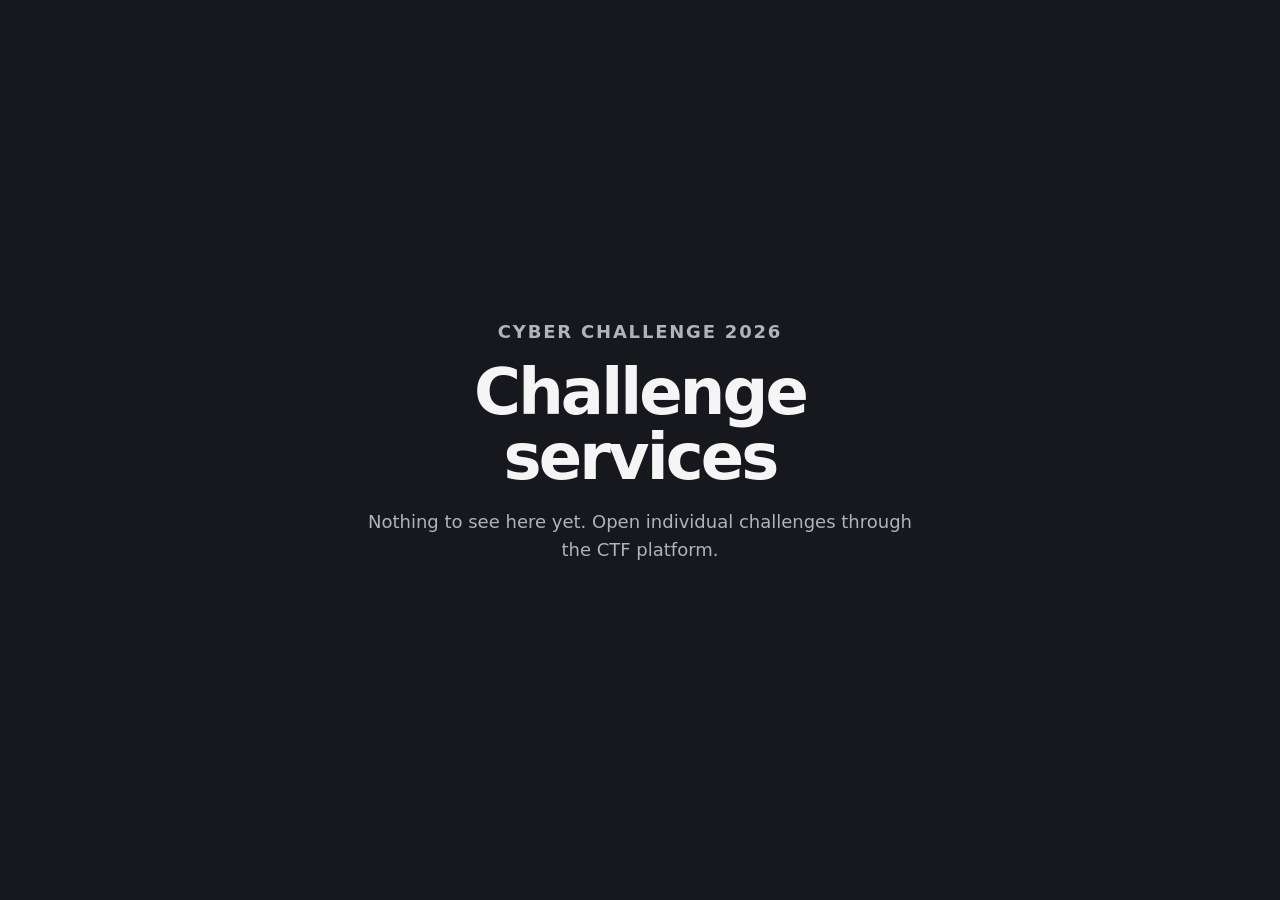
<file: docs/index.html>
<!doctype html>
<html lang="en">
<head>
  <meta charset="utf-8">
  <meta name="viewport" content="width=device-width, initial-scale=1">
  <meta name="robots" content="noindex,nofollow">
  <title>Cyber Challenge 2026</title>
  <link rel="stylesheet" href="./styles.css">
</head>
<body>
  <main class="landing">
    <div class="landing-box">
      <p class="eyebrow">Cyber Challenge 2026</p>
      <h1>Challenge services</h1>
      <p>Nothing to see here yet. Open individual challenges through the CTF platform.</p>
    </div>
  </main>
</body>
</html>
</file>
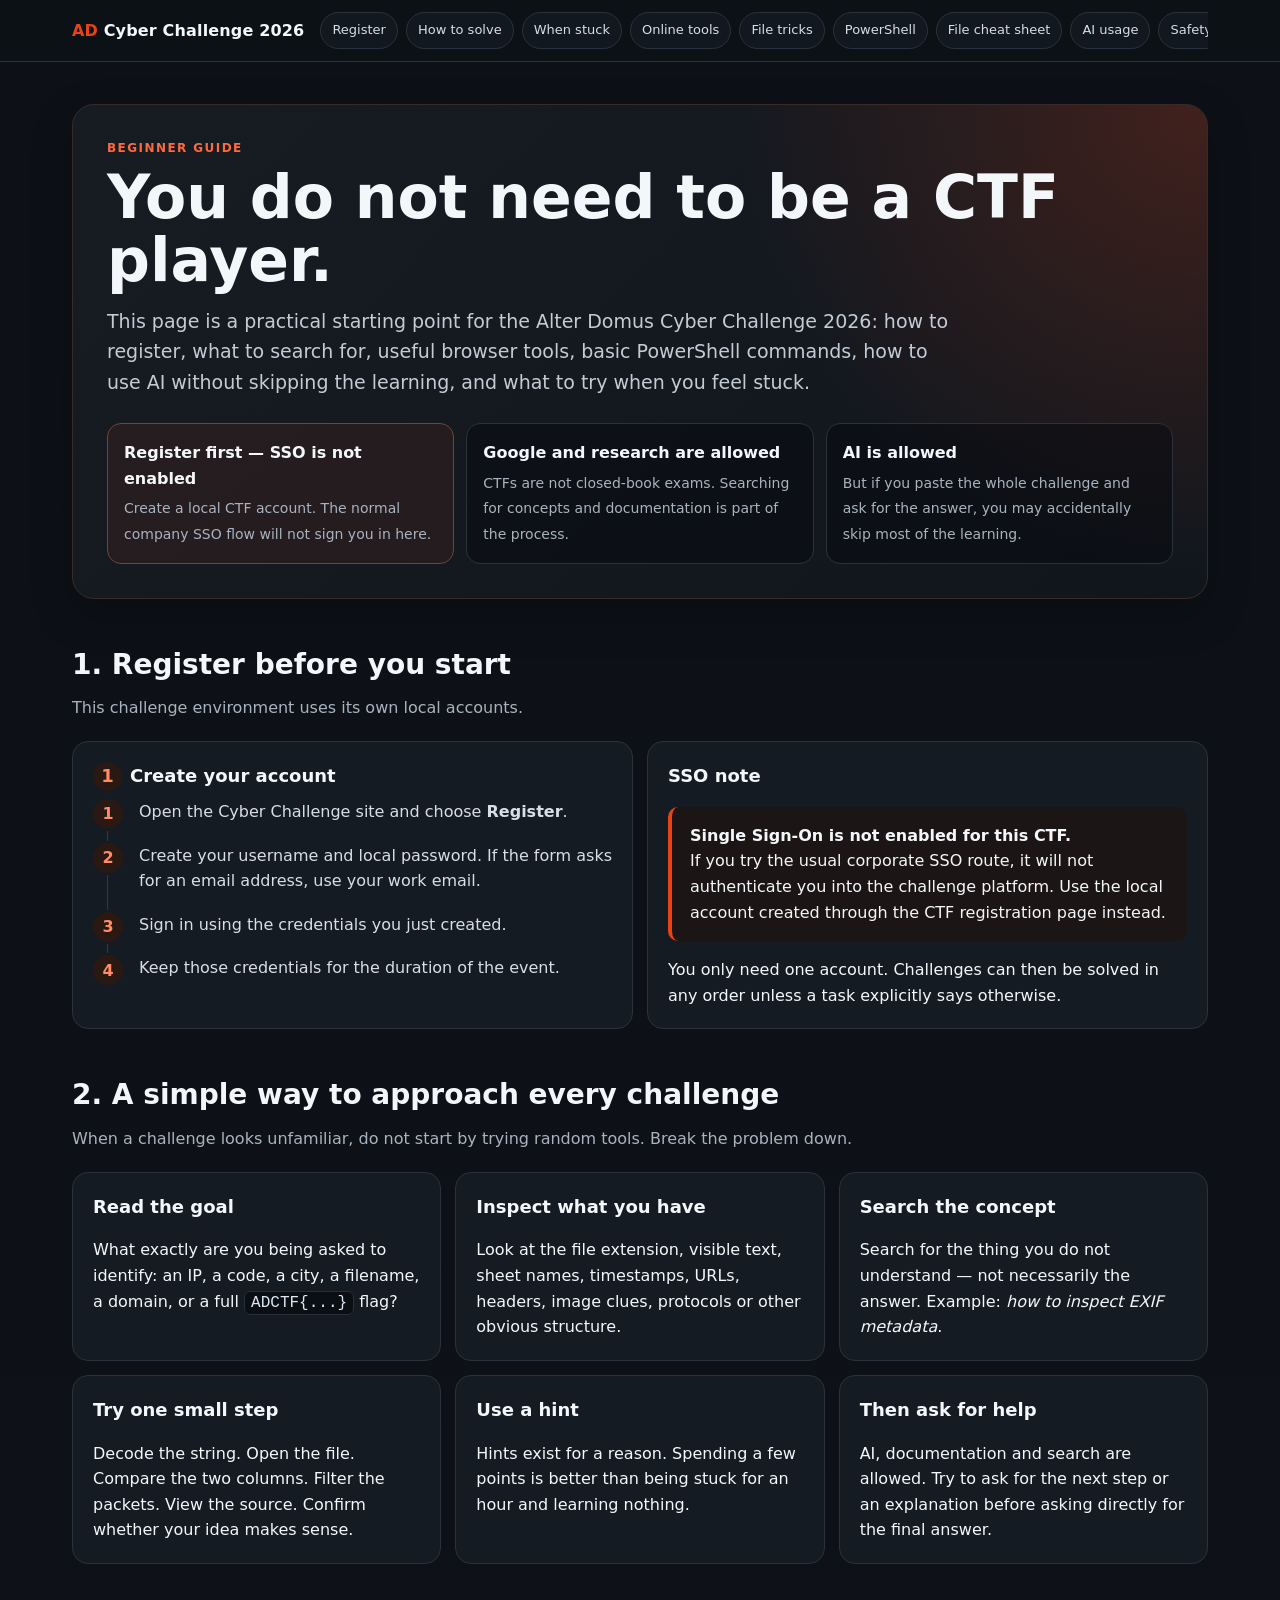
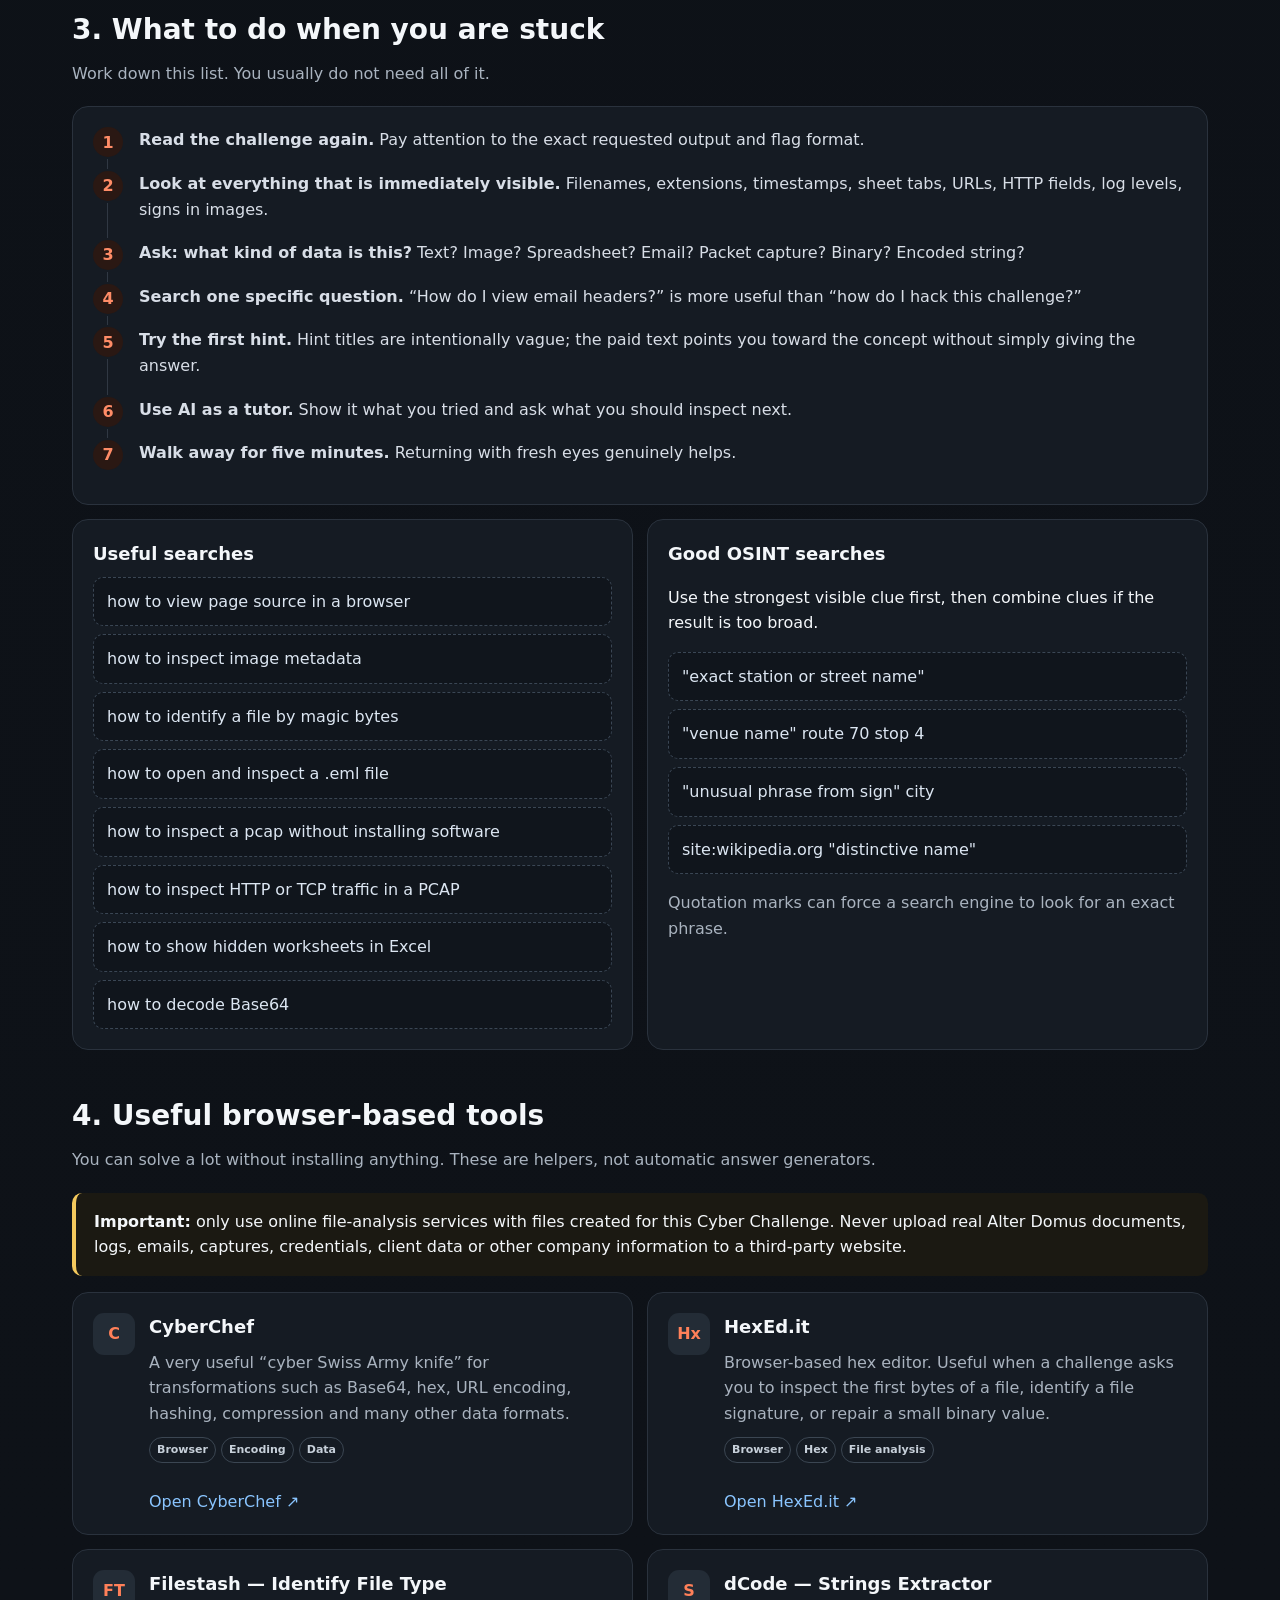
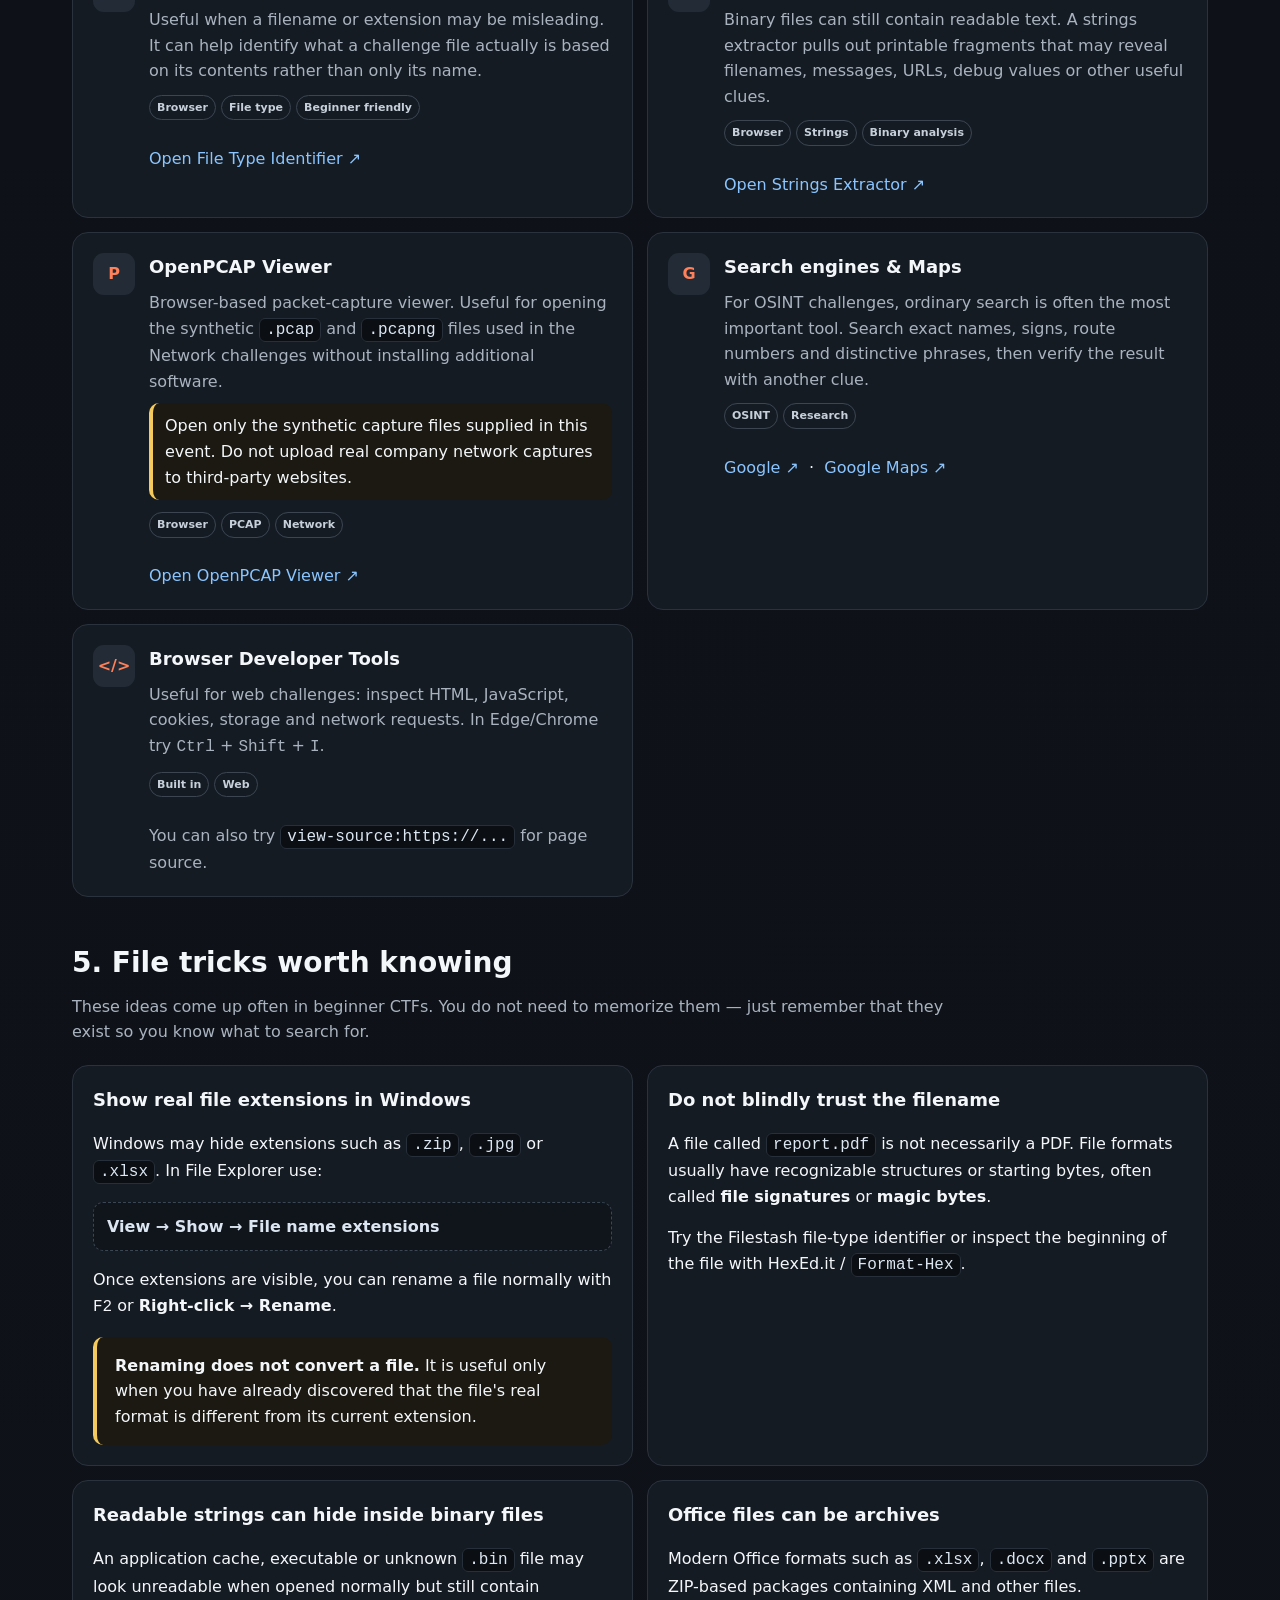
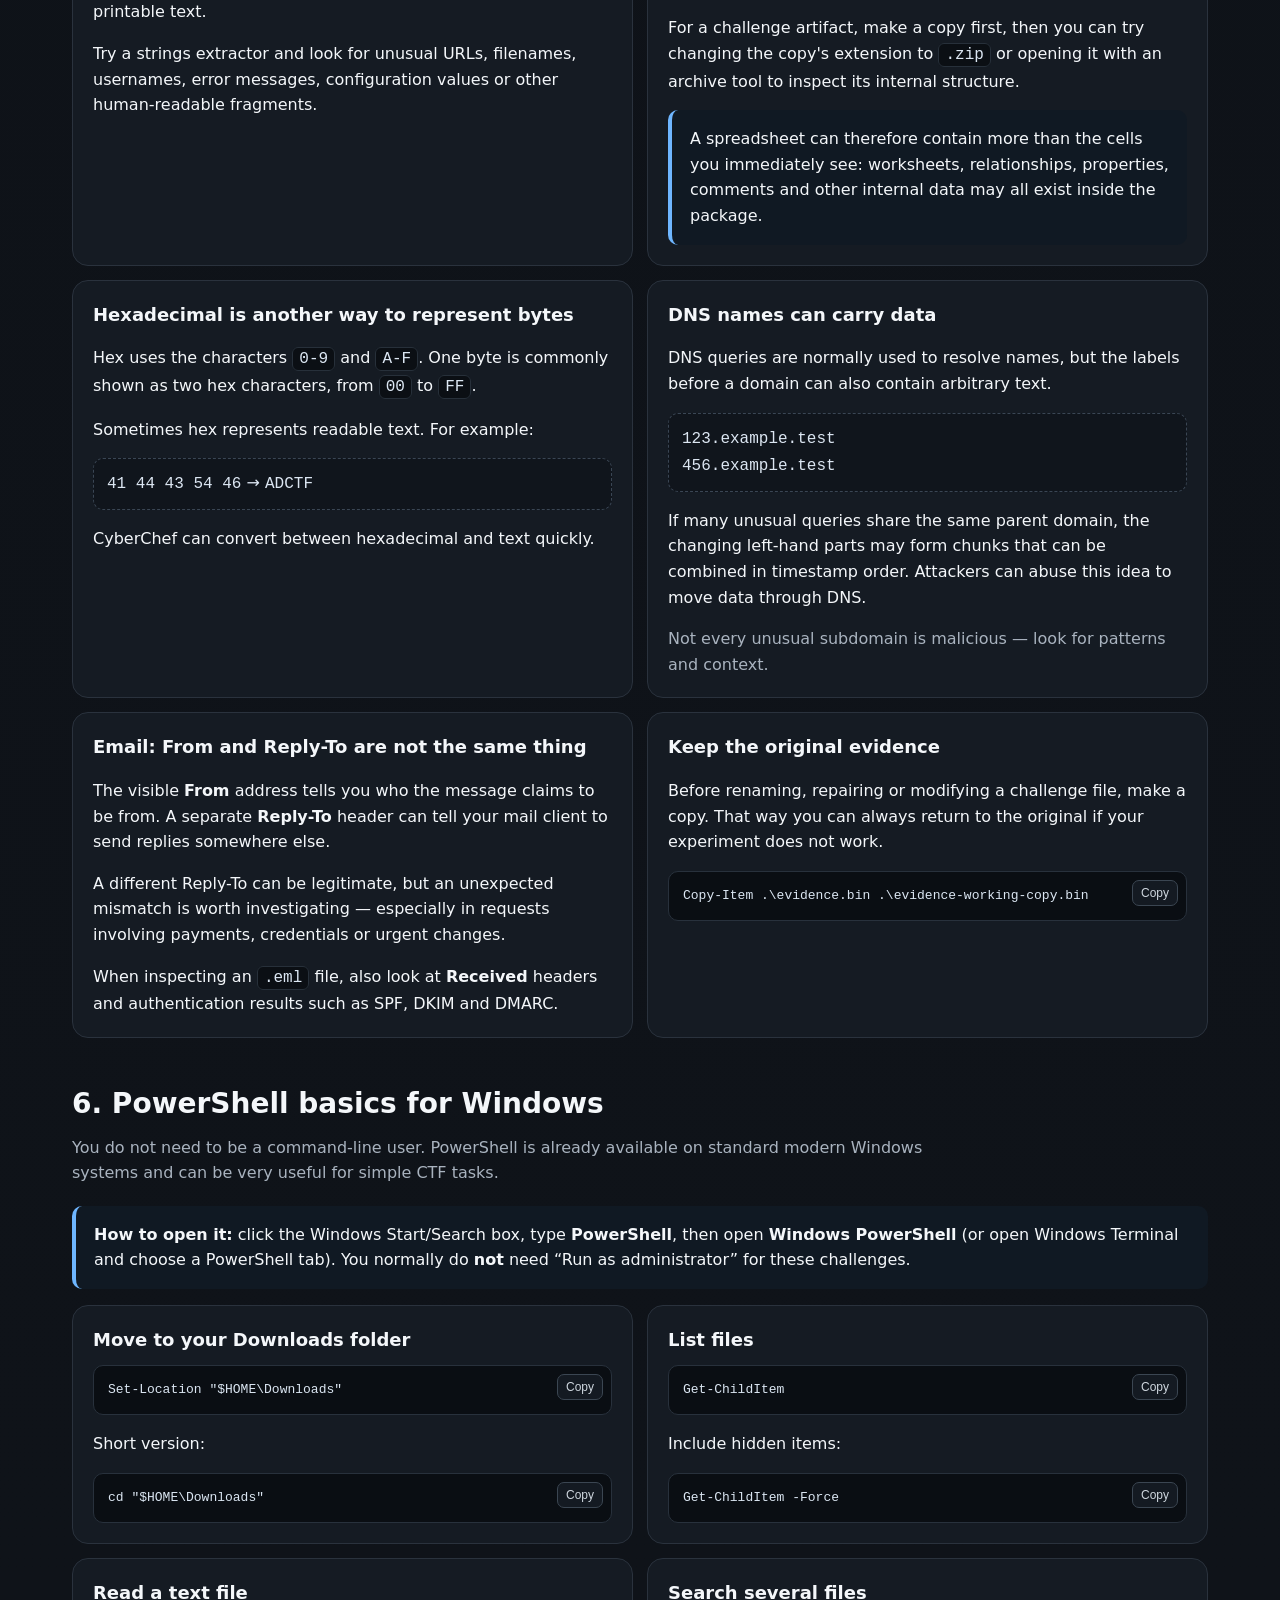
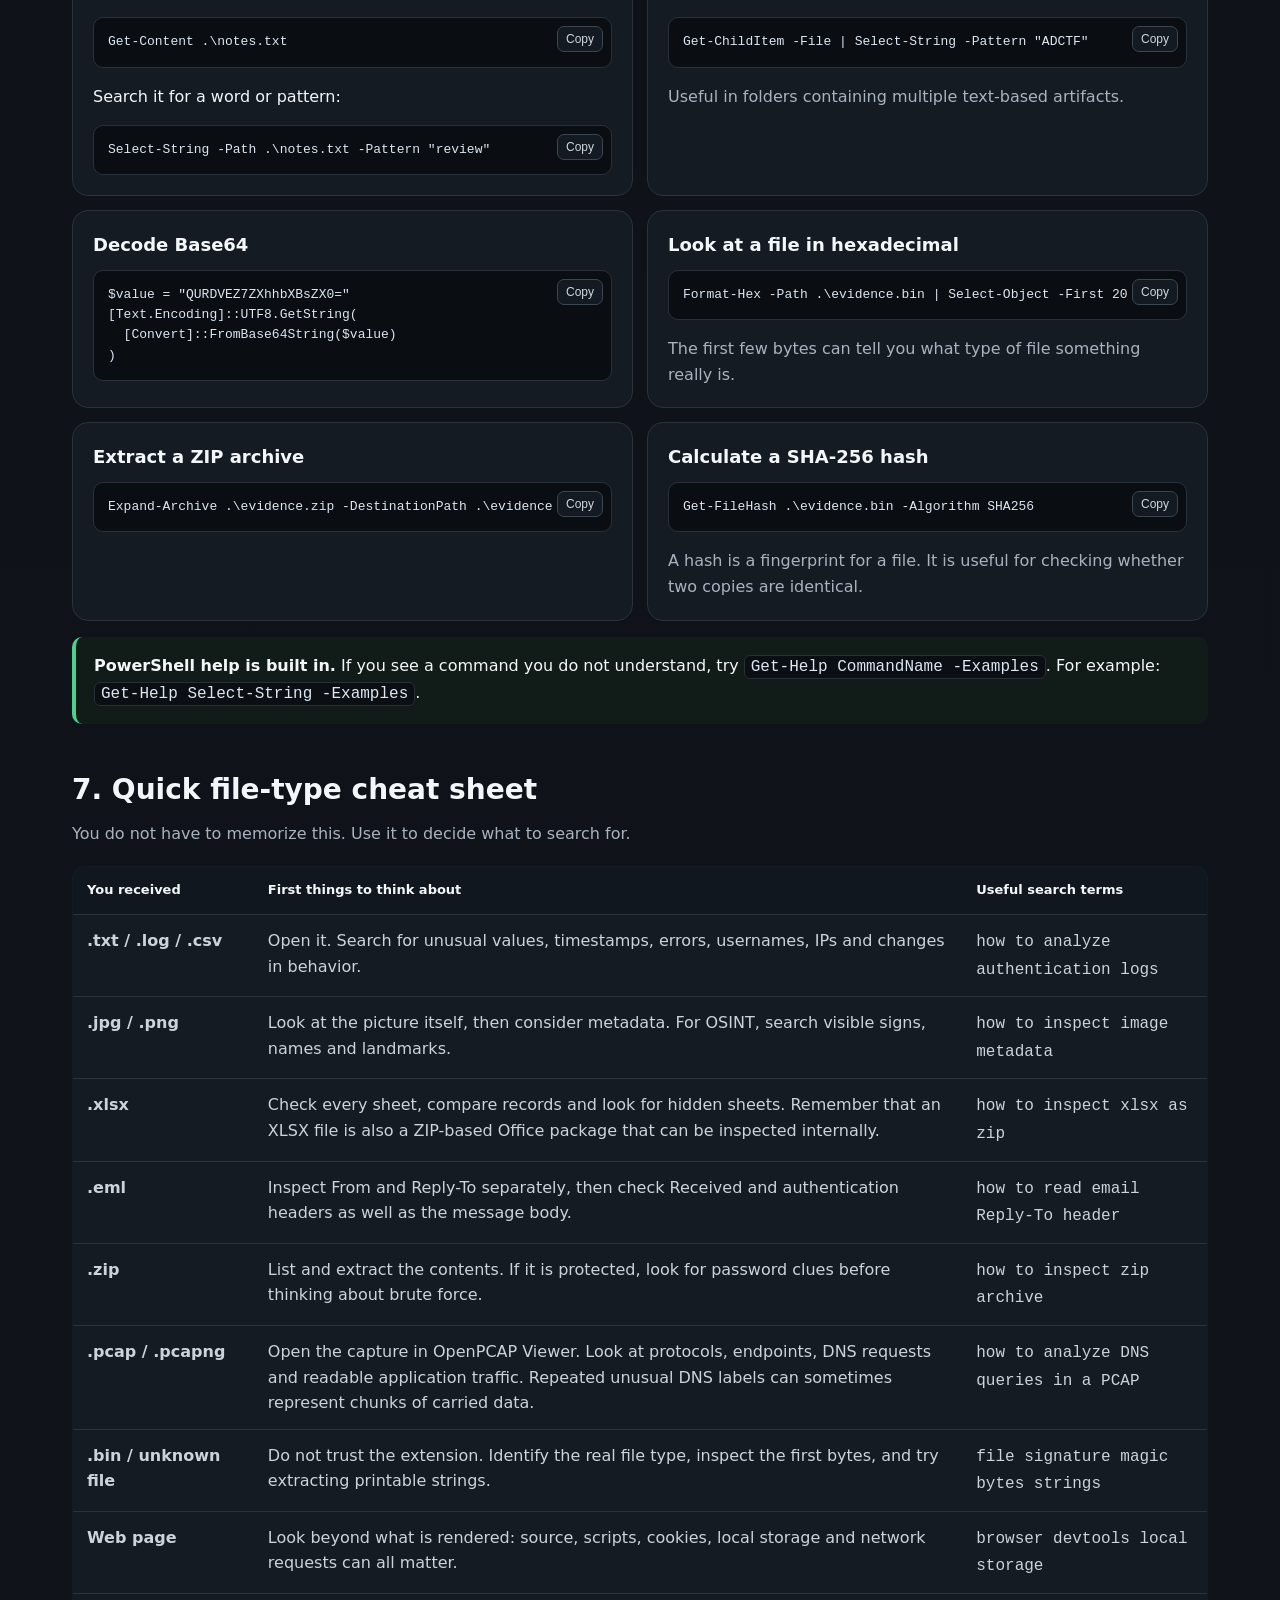
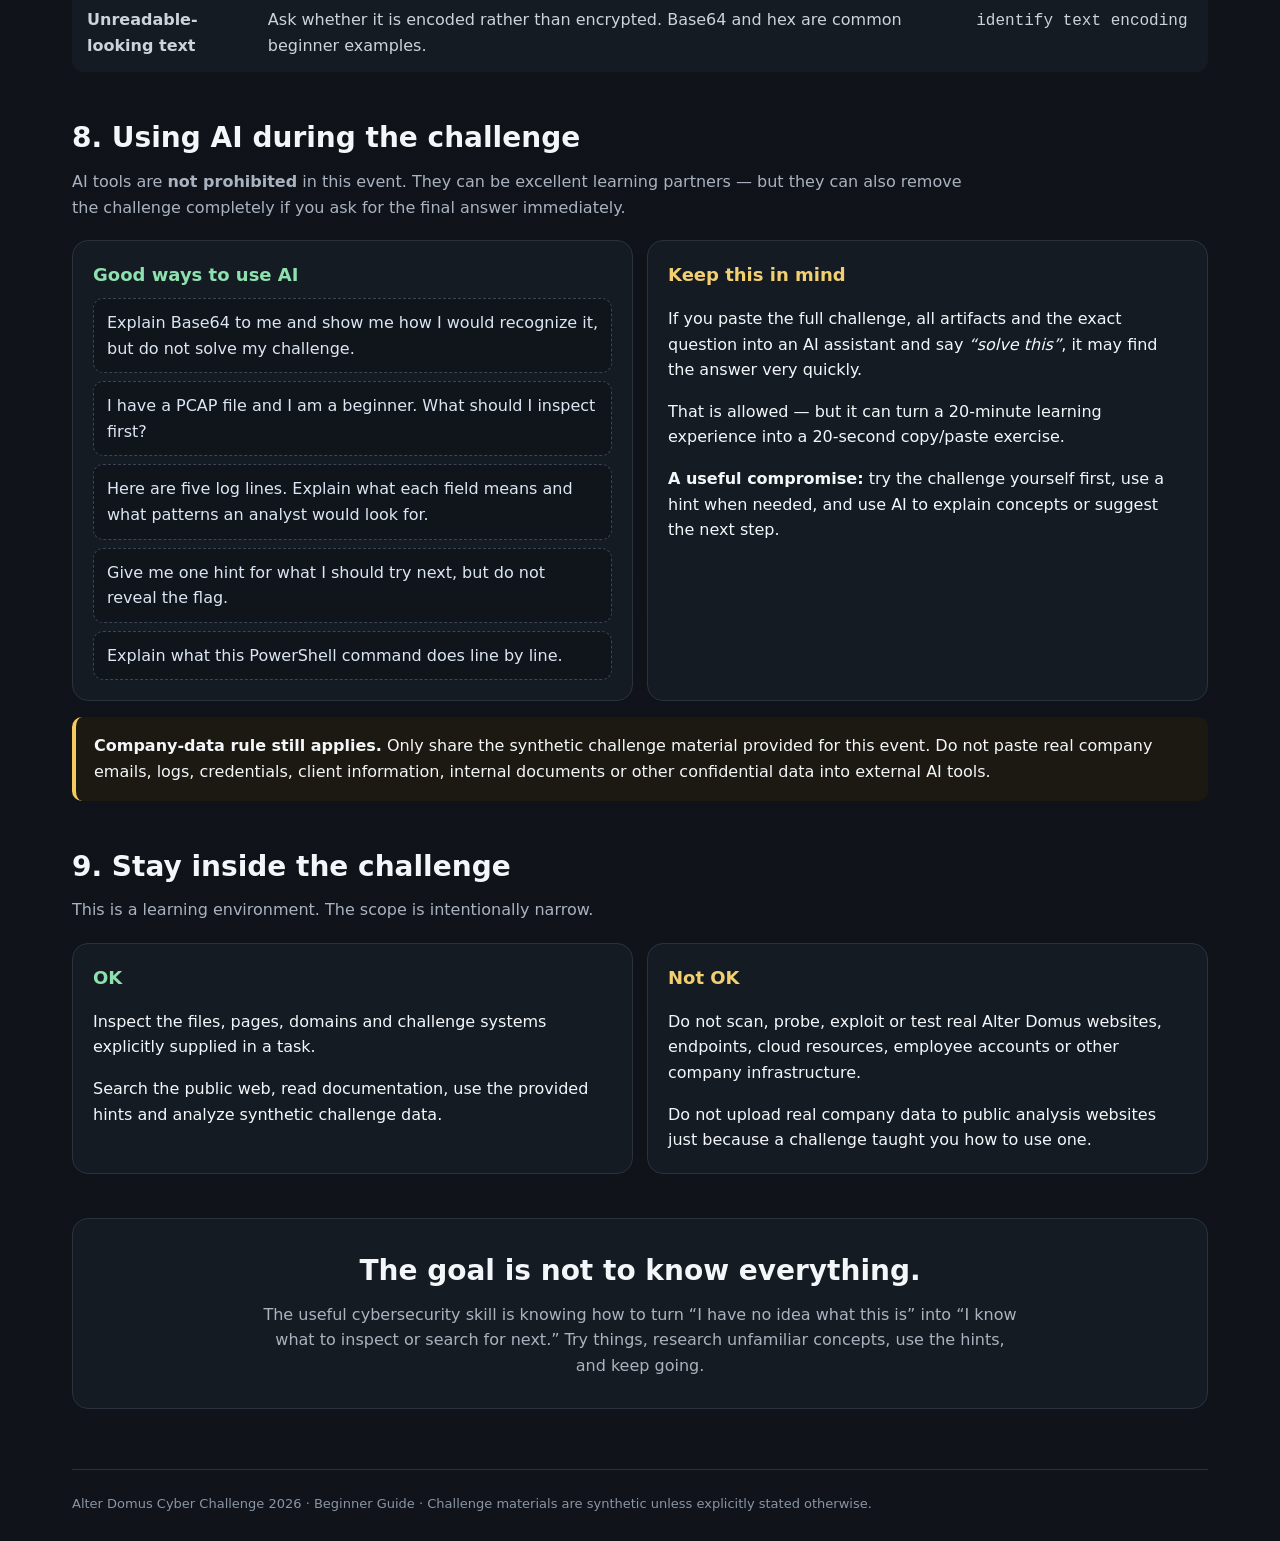
<file: docs/beginner-guide/index.html>
<!doctype html>
<html lang="en">
<head>
  <meta charset="utf-8">
  <meta name="viewport" content="width=device-width, initial-scale=1">
  <meta name="description" content="Beginner guide for the Alter Domus Cyber Challenge 2026: registration, CTF basics, online tools, PowerShell, AI usage and what to do when stuck.">
  <title>Beginner Guide — Alter Domus Cyber Challenge 2026</title>
  <style>
    :root{
      --bg:#0d1117;--panel:#151b23;--panel2:#10151c;--line:#2a323d;
      --text:#f4f7fa;--muted:#a9b3bf;--orange:#e74315;--orange2:#ff6a3d;
      --green:#4fd18b;--yellow:#f4c95d;--blue:#6eb6ff;--code:#0a0e13;
      --radius:16px;--shadow:0 16px 40px rgba(0,0,0,.25)
    }
    *{box-sizing:border-box}
    html{scroll-behavior:smooth}
    body{margin:0;background:linear-gradient(180deg,#0d1117 0%,#10141a 100%);color:var(--text);
      font:16px/1.6 Inter,ui-sans-serif,system-ui,-apple-system,BlinkMacSystemFont,"Segoe UI",Arial,sans-serif}
    a{color:#8ac5ff;text-decoration:none}
    a:hover{text-decoration:underline}
    .topbar{position:sticky;top:0;z-index:20;background:rgba(13,17,23,.94);backdrop-filter:blur(12px);
      border-bottom:1px solid var(--line)}
    .topbar-inner{max-width:1180px;margin:auto;padding:12px 22px;display:flex;align-items:center;gap:16px}
    .brand{font-weight:800;letter-spacing:.01em;white-space:nowrap}
    .brand b{color:var(--orange)}
    nav{display:flex;gap:8px;overflow:auto;scrollbar-width:none}
    nav a{color:#d7dde5;border:1px solid var(--line);background:#121820;padding:7px 11px;border-radius:999px;
      font-size:13px;white-space:nowrap;text-decoration:none}
    nav a:hover{border-color:#586474;background:#18202a}
    .wrap{max-width:1180px;margin:auto;padding:42px 22px 80px}
    .hero{padding:34px;border:1px solid #3a2a25;border-radius:22px;
      background:radial-gradient(circle at top right,rgba(231,67,21,.22),transparent 38%),
      linear-gradient(135deg,#171b22,#11161d);box-shadow:var(--shadow)}
    .eyebrow{color:var(--orange2);font-weight:800;text-transform:uppercase;letter-spacing:.12em;font-size:12px}
    h1{font-size:clamp(34px,5vw,60px);line-height:1.05;margin:8px 0 14px}
    .lead{font-size:19px;color:#c3ccd6;max-width:850px;margin:0}
    .hero-cards{display:grid;grid-template-columns:repeat(3,1fr);gap:12px;margin-top:26px}
    .hero-card{background:rgba(5,8,12,.45);border:1px solid var(--line);border-radius:14px;padding:16px}
    .hero-card strong{display:block;margin-bottom:4px}
    .hero-card span{color:var(--muted);font-size:14px}
    .hero-card.alert{border-color:#74442f;background:rgba(231,67,21,.08)}
    section{margin-top:44px;scroll-margin-top:80px}
    h2{font-size:28px;margin:0 0 8px}
    h3{font-size:18px;margin:0 0 8px}
    .section-intro{color:var(--muted);max-width:900px;margin:0 0 20px}
    .grid{display:grid;grid-template-columns:repeat(2,1fr);gap:14px}
    .grid.three{grid-template-columns:repeat(3,1fr)}
    .card{background:var(--panel);border:1px solid var(--line);border-radius:var(--radius);padding:20px}
    .card p:last-child{margin-bottom:0}
    .num{display:inline-grid;place-items:center;width:29px;height:29px;border-radius:50%;background:#2a1813;
      color:#ff8c67;font-weight:800;margin-right:8px}
    .callout{border-left:4px solid var(--orange);background:#1b1615;padding:16px 18px;border-radius:10px;margin:16px 0}
    .callout.yellow{border-color:var(--yellow);background:#1b1912}
    .callout.green{border-color:var(--green);background:#111c18}
    .callout.blue{border-color:var(--blue);background:#101923}
    .steps{counter-reset:s;list-style:none;padding:0;margin:0}
    .steps li{counter-increment:s;position:relative;padding:0 0 18px 46px;color:#d8dee7}
    .steps li:before{content:counter(s);position:absolute;left:0;top:0;width:30px;height:30px;border-radius:50%;
      display:grid;place-items:center;background:#2a1813;color:#ff8c67;font-weight:800}
    .steps li:not(:last-child):after{content:"";position:absolute;left:14px;top:32px;bottom:2px;width:1px;background:#303843}
    code,kbd{font-family:"Cascadia Code","SFMono-Regular",Consolas,monospace}
    code.inline{background:#0b0f14;border:1px solid #27303a;padding:2px 6px;border-radius:6px;color:#dce7f3}
    pre{margin:10px 0 0;background:var(--code);border:1px solid #28313c;border-radius:10px;padding:14px;overflow:auto;
      color:#dbe6f2;font-size:13px;line-height:1.55}
    .cmd{position:relative}
    .copy{position:absolute;right:9px;top:9px;border:1px solid #3b4652;background:#141a22;color:#cfd7df;
      border-radius:7px;padding:5px 8px;font-size:12px;cursor:pointer}
    .copy:hover{background:#202833}
    .tool{display:flex;gap:14px;align-items:flex-start}
    .tool-icon{width:42px;height:42px;border-radius:11px;background:#232c36;display:grid;place-items:center;
      flex:0 0 auto;font-weight:900;color:#ff8059}
    .tool p{color:var(--muted);margin:5px 0 9px}
    .pill{display:inline-block;font-size:11px;font-weight:700;padding:3px 7px;border:1px solid #3b4652;border-radius:999px;
      color:#c7d0da;margin-right:5px}
    .query{background:#10151c;border:1px dashed #3a4654;border-radius:10px;padding:11px 13px;margin-top:8px;color:#dce6f2}
    table{width:100%;border-collapse:collapse;background:var(--panel);border:1px solid var(--line);border-radius:12px;overflow:hidden}
    th,td{text-align:left;padding:13px 14px;border-bottom:1px solid var(--line);vertical-align:top}
    th{background:#11171e;color:#f4f6f8;font-size:13px}
    td{color:#cbd3dd}
    tr:last-child td{border-bottom:0}
    .safe{color:#8ee0af}.warn{color:#f2d071}
    .footer{margin-top:60px;padding-top:24px;border-top:1px solid var(--line);color:#8995a4;font-size:13px}
    @media(max-width:850px){
      .hero-cards,.grid,.grid.three{grid-template-columns:1fr}
      .topbar-inner{align-items:flex-start;flex-direction:column}
      .wrap{padding-top:28px}
      table{font-size:14px}
    }
  </style>
</head>
<body>
  <div class="topbar">
    <div class="topbar-inner">
      <div class="brand"><b>AD</b> Cyber Challenge 2026</div>
      <nav aria-label="Guide sections">
        <a href="#register">Register</a>
        <a href="#approach">How to solve</a>
        <a href="#stuck">When stuck</a>
        <a href="#tools">Online tools</a>
        <a href="#file-tricks">File tricks</a>
        <a href="#powershell">PowerShell</a>
        <a href="#files">File cheat sheet</a>
        <a href="#ai">AI usage</a>
        <a href="#safety">Safety</a>
      </nav>
    </div>
  </div>

  <main class="wrap">
    <header class="hero">
      <div class="eyebrow">Beginner Guide</div>
      <h1>You do not need to be a CTF player.</h1>
      <p class="lead">
        This page is a practical starting point for the Alter Domus Cyber Challenge 2026:
        how to register, what to search for, useful browser tools, basic PowerShell commands,
        how to use AI without skipping the learning, and what to try when you feel stuck.
      </p>
      <div class="hero-cards">
        <div class="hero-card alert">
          <strong>Register first — SSO is not enabled</strong>
          <span>Create a local CTF account. The normal company SSO flow will not sign you in here.</span>
        </div>
        <div class="hero-card">
          <strong>Google and research are allowed</strong>
          <span>CTFs are not closed-book exams. Searching for concepts and documentation is part of the process.</span>
        </div>
        <div class="hero-card">
          <strong>AI is allowed</strong>
          <span>But if you paste the whole challenge and ask for the answer, you may accidentally skip most of the learning.</span>
        </div>
      </div>
    </header>

    <section id="register">
      <h2>1. Register before you start</h2>
      <p class="section-intro">This challenge environment uses its own local accounts.</p>
      <div class="grid">
        <div class="card">
          <h3><span class="num">1</span>Create your account</h3>
          <ol class="steps">
            <li>Open the Cyber Challenge site and choose <strong>Register</strong>.</li>
            <li>Create your username and local password. If the form asks for an email address, use your work email.</li>
            <li>Sign in using the credentials you just created.</li>
            <li>Keep those credentials for the duration of the event.</li>
          </ol>
        </div>
        <div class="card">
          <h3>SSO note</h3>
          <div class="callout">
            <strong>Single Sign-On is not enabled for this CTF.</strong><br>
            If you try the usual corporate SSO route, it will not authenticate you into the challenge platform.
            Use the local account created through the CTF registration page instead.
          </div>
          <p>You only need one account. Challenges can then be solved in any order unless a task explicitly says otherwise.</p>
        </div>
      </div>
    </section>

    <section id="approach">
      <h2>2. A simple way to approach every challenge</h2>
      <p class="section-intro">When a challenge looks unfamiliar, do not start by trying random tools. Break the problem down.</p>
      <div class="grid three">
        <div class="card"><h3>Read the goal</h3><p>What exactly are you being asked to identify: an IP, a code, a city, a filename, a domain, or a full <code class="inline">ADCTF{...}</code> flag?</p></div>
        <div class="card"><h3>Inspect what you have</h3><p>Look at the file extension, visible text, sheet names, timestamps, URLs, headers, image clues, protocols or other obvious structure.</p></div>
        <div class="card"><h3>Search the concept</h3><p>Search for the thing you do not understand — not necessarily the answer. Example: <em>how to inspect EXIF metadata</em>.</p></div>
        <div class="card"><h3>Try one small step</h3><p>Decode the string. Open the file. Compare the two columns. Filter the packets. View the source. Confirm whether your idea makes sense.</p></div>
        <div class="card"><h3>Use a hint</h3><p>Hints exist for a reason. Spending a few points is better than being stuck for an hour and learning nothing.</p></div>
        <div class="card"><h3>Then ask for help</h3><p>AI, documentation and search are allowed. Try to ask for the next step or an explanation before asking directly for the final answer.</p></div>
      </div>
    </section>

    <section id="stuck">
      <h2>3. What to do when you are stuck</h2>
      <p class="section-intro">Work down this list. You usually do not need all of it.</p>
      <div class="card">
        <ol class="steps">
          <li><strong>Read the challenge again.</strong> Pay attention to the exact requested output and flag format.</li>
          <li><strong>Look at everything that is immediately visible.</strong> Filenames, extensions, timestamps, sheet tabs, URLs, HTTP fields, log levels, signs in images.</li>
          <li><strong>Ask: what kind of data is this?</strong> Text? Image? Spreadsheet? Email? Packet capture? Binary? Encoded string?</li>
          <li><strong>Search one specific question.</strong> “How do I view email headers?” is more useful than “how do I hack this challenge?”</li>
          <li><strong>Try the first hint.</strong> Hint titles are intentionally vague; the paid text points you toward the concept without simply giving the answer.</li>
          <li><strong>Use AI as a tutor.</strong> Show it what you tried and ask what you should inspect next.</li>
          <li><strong>Walk away for five minutes.</strong> Returning with fresh eyes genuinely helps.</li>
        </ol>
      </div>

      <div class="grid" style="margin-top:14px">
        <div class="card">
          <h3>Useful searches</h3>
          <div class="query">how to view page source in a browser</div>
          <div class="query">how to inspect image metadata</div>
          <div class="query">how to identify a file by magic bytes</div>
          <div class="query">how to open and inspect a .eml file</div>
          <div class="query">how to inspect a pcap without installing software</div>
          <div class="query">how to inspect HTTP or TCP traffic in a PCAP</div>
          <div class="query">how to show hidden worksheets in Excel</div>
          <div class="query">how to decode Base64</div>
        </div>
        <div class="card">
          <h3>Good OSINT searches</h3>
          <p>Use the strongest visible clue first, then combine clues if the result is too broad.</p>
          <div class="query">"exact station or street name"</div>
          <div class="query">"venue name" route 70 stop 4</div>
          <div class="query">"unusual phrase from sign" city</div>
          <div class="query">site:wikipedia.org "distinctive name"</div>
          <p style="color:var(--muted)">Quotation marks can force a search engine to look for an exact phrase.</p>
        </div>
      </div>
    </section>

    <section id="tools">
      <h2>4. Useful browser-based tools</h2>
      <p class="section-intro">You can solve a lot without installing anything. These are helpers, not automatic answer generators.</p>

      <div class="callout yellow">
        <strong>Important:</strong> only use online file-analysis services with files created for this Cyber Challenge.
        Never upload real Alter Domus documents, logs, emails, captures, credentials, client data or other company information
        to a third-party website.
      </div>

      <div class="grid">
        <div class="card tool">
          <div class="tool-icon">C</div>
          <div>
            <h3>CyberChef</h3>
            <p>A very useful “cyber Swiss Army knife” for transformations such as Base64, hex, URL encoding, hashing, compression and many other data formats.</p>
            <span class="pill">Browser</span><span class="pill">Encoding</span><span class="pill">Data</span><br><br>
            <a href="https://gchq.github.io/CyberChef/" target="_blank" rel="noopener">Open CyberChef ↗</a>
          </div>
        </div>

        <div class="card tool">
          <div class="tool-icon">Hx</div>
          <div>
            <h3>HexEd.it</h3>
            <p>Browser-based hex editor. Useful when a challenge asks you to inspect the first bytes of a file, identify a file signature, or repair a small binary value.</p>
            <span class="pill">Browser</span><span class="pill">Hex</span><span class="pill">File analysis</span><br><br>
            <a href="https://hexed.it/" target="_blank" rel="noopener">Open HexEd.it ↗</a>
          </div>
        </div>

        <div class="card tool">
          <div class="tool-icon">FT</div>
          <div>
            <h3>Filestash — Identify File Type</h3>
            <p>Useful when a filename or extension may be misleading. It can help identify what a challenge file actually is based on its contents rather than only its name.</p>
            <span class="pill">Browser</span><span class="pill">File type</span><span class="pill">Beginner friendly</span><br><br>
            <a href="https://filestash.app/tools/identify-filetype.html" target="_blank" rel="noopener">Open File Type Identifier ↗</a>
          </div>
        </div>

        <div class="card tool">
          <div class="tool-icon">S</div>
          <div>
            <h3>dCode — Strings Extractor</h3>
            <p>Binary files can still contain readable text. A strings extractor pulls out printable fragments that may reveal filenames, messages, URLs, debug values or other useful clues.</p>
            <span class="pill">Browser</span><span class="pill">Strings</span><span class="pill">Binary analysis</span><br><br>
            <a href="https://www.dcode.fr/strings-extractor" target="_blank" rel="noopener">Open Strings Extractor ↗</a>
          </div>
        </div>

        <div class="card tool">
          <div class="tool-icon">P</div>
          <div>
            <h3>OpenPCAP Viewer</h3>
            <p>Browser-based packet-capture viewer. Useful for opening the synthetic <code class="inline">.pcap</code> and <code class="inline">.pcapng</code> files used in the Network challenges without installing additional software.</p>
            <div class="callout yellow" style="margin:8px 0 10px;padding:10px 12px">
              Open only the synthetic capture files supplied in this event. Do not upload real company network captures to third-party websites.
            </div>
            <span class="pill">Browser</span><span class="pill">PCAP</span><span class="pill">Network</span><br><br>
            <a href="https://www.openpcap.com/viewer/" target="_blank" rel="noopener">Open OpenPCAP Viewer ↗</a>
          </div>
        </div>

        <div class="card tool">
          <div class="tool-icon">G</div>
          <div>
            <h3>Search engines & Maps</h3>
            <p>For OSINT challenges, ordinary search is often the most important tool. Search exact names, signs, route numbers and distinctive phrases, then verify the result with another clue.</p>
            <span class="pill">OSINT</span><span class="pill">Research</span><br><br>
            <a href="https://www.google.com/" target="_blank" rel="noopener">Google ↗</a> &nbsp;·&nbsp;
            <a href="https://www.google.com/maps" target="_blank" rel="noopener">Google Maps ↗</a>
          </div>
        </div>

        <div class="card tool">
          <div class="tool-icon">&lt;/&gt;</div>
          <div>
            <h3>Browser Developer Tools</h3>
            <p>Useful for web challenges: inspect HTML, JavaScript, cookies, storage and network requests. In Edge/Chrome try <kbd>Ctrl</kbd> + <kbd>Shift</kbd> + <kbd>I</kbd>.</p>
            <span class="pill">Built in</span><span class="pill">Web</span><br><br>
            <span style="color:var(--muted)">You can also try <code class="inline">view-source:https://...</code> for page source.</span>
          </div>
        </div>
      </div>
    </section>

    <section id="file-tricks">
      <h2>5. File tricks worth knowing</h2>
      <p class="section-intro">
        These ideas come up often in beginner CTFs. You do not need to memorize them — just remember that they exist so you know what to search for.
      </p>

      <div class="grid">
        <div class="card">
          <h3>Show real file extensions in Windows</h3>
          <p>Windows may hide extensions such as <code class="inline">.zip</code>, <code class="inline">.jpg</code> or <code class="inline">.xlsx</code>. In File Explorer use:</p>
          <div class="query"><strong>View → Show → File name extensions</strong></div>
          <p>Once extensions are visible, you can rename a file normally with <kbd>F2</kbd> or <strong>Right-click → Rename</strong>.</p>
          <div class="callout yellow" style="margin-bottom:0">
            <strong>Renaming does not convert a file.</strong> It is useful only when you have already discovered that the file's real format is different from its current extension.
          </div>
        </div>

        <div class="card">
          <h3>Do not blindly trust the filename</h3>
          <p>A file called <code class="inline">report.pdf</code> is not necessarily a PDF. File formats usually have recognizable structures or starting bytes, often called <strong>file signatures</strong> or <strong>magic bytes</strong>.</p>
          <p>Try the Filestash file-type identifier or inspect the beginning of the file with HexEd.it / <code class="inline">Format-Hex</code>.</p>
        </div>

        <div class="card">
          <h3>Readable strings can hide inside binary files</h3>
          <p>An application cache, executable or unknown <code class="inline">.bin</code> file may look unreadable when opened normally but still contain printable text.</p>
          <p>Try a strings extractor and look for unusual URLs, filenames, usernames, error messages, configuration values or other human-readable fragments.</p>
        </div>

        <div class="card">
          <h3>Office files can be archives</h3>
          <p>Modern Office formats such as <code class="inline">.xlsx</code>, <code class="inline">.docx</code> and <code class="inline">.pptx</code> are ZIP-based packages containing XML and other files.</p>
          <p>For a challenge artifact, make a copy first, then you can try changing the copy's extension to <code class="inline">.zip</code> or opening it with an archive tool to inspect its internal structure.</p>
          <div class="callout blue" style="margin-bottom:0">
            A spreadsheet can therefore contain more than the cells you immediately see: worksheets, relationships, properties, comments and other internal data may all exist inside the package.
          </div>
        </div>

        <div class="card">
          <h3>Hexadecimal is another way to represent bytes</h3>
          <p>Hex uses the characters <code class="inline">0-9</code> and <code class="inline">A-F</code>. One byte is commonly shown as two hex characters, from <code class="inline">00</code> to <code class="inline">FF</code>.</p>
          <p>Sometimes hex represents readable text. For example:</p>
          <div class="query"><code>41 44 43 54 46</code> → <code>ADCTF</code></div>
          <p>CyberChef can convert between hexadecimal and text quickly.</p>
        </div>

        <div class="card">
          <h3>DNS names can carry data</h3>
          <p>DNS queries are normally used to resolve names, but the labels before a domain can also contain arbitrary text.</p>
          <div class="query"><code>123.example.test</code><br><code>456.example.test</code></div>
          <p>If many unusual queries share the same parent domain, the changing left-hand parts may form chunks that can be combined in timestamp order. Attackers can abuse this idea to move data through DNS.</p>
          <p style="color:var(--muted)">Not every unusual subdomain is malicious — look for patterns and context.</p>
        </div>

        <div class="card">
          <h3>Email: From and Reply-To are not the same thing</h3>
          <p>The visible <strong>From</strong> address tells you who the message claims to be from. A separate <strong>Reply-To</strong> header can tell your mail client to send replies somewhere else.</p>
          <p>A different Reply-To can be legitimate, but an unexpected mismatch is worth investigating — especially in requests involving payments, credentials or urgent changes.</p>
          <p>When inspecting an <code class="inline">.eml</code> file, also look at <strong>Received</strong> headers and authentication results such as SPF, DKIM and DMARC.</p>
        </div>

        <div class="card">
          <h3>Keep the original evidence</h3>
          <p>Before renaming, repairing or modifying a challenge file, make a copy. That way you can always return to the original if your experiment does not work.</p>
          <div class="cmd"><button class="copy">Copy</button><pre>Copy-Item .\evidence.bin .\evidence-working-copy.bin</pre></div>
        </div>
      </div>
    </section>

    <section id="powershell">
      <h2>6. PowerShell basics for Windows</h2>
      <p class="section-intro">
        You do not need to be a command-line user. PowerShell is already available on standard modern Windows systems and can be very useful for simple CTF tasks.
      </p>

      <div class="callout blue">
        <strong>How to open it:</strong> click the Windows Start/Search box, type <strong>PowerShell</strong>, then open
        <strong>Windows PowerShell</strong> (or open Windows Terminal and choose a PowerShell tab).
        You normally do <strong>not</strong> need “Run as administrator” for these challenges.
      </div>

      <div class="grid">
        <div class="card">
          <h3>Move to your Downloads folder</h3>
          <div class="cmd"><button class="copy">Copy</button><pre>Set-Location "$HOME\Downloads"</pre></div>
          <p>Short version:</p>
          <div class="cmd"><button class="copy">Copy</button><pre>cd "$HOME\Downloads"</pre></div>
        </div>

        <div class="card">
          <h3>List files</h3>
          <div class="cmd"><button class="copy">Copy</button><pre>Get-ChildItem</pre></div>
          <p>Include hidden items:</p>
          <div class="cmd"><button class="copy">Copy</button><pre>Get-ChildItem -Force</pre></div>
        </div>

        <div class="card">
          <h3>Read a text file</h3>
          <div class="cmd"><button class="copy">Copy</button><pre>Get-Content .\notes.txt</pre></div>
          <p>Search it for a word or pattern:</p>
          <div class="cmd"><button class="copy">Copy</button><pre>Select-String -Path .\notes.txt -Pattern "review"</pre></div>
        </div>

        <div class="card">
          <h3>Search several files</h3>
          <div class="cmd"><button class="copy">Copy</button><pre>Get-ChildItem -File | Select-String -Pattern "ADCTF"</pre></div>
          <p style="color:var(--muted)">Useful in folders containing multiple text-based artifacts.</p>
        </div>

        <div class="card">
          <h3>Decode Base64</h3>
          <div class="cmd"><button class="copy">Copy</button><pre>$value = "QURDVEZ7ZXhhbXBsZX0="
[Text.Encoding]::UTF8.GetString(
  [Convert]::FromBase64String($value)
)</pre></div>
        </div>

        <div class="card">
          <h3>Look at a file in hexadecimal</h3>
          <div class="cmd"><button class="copy">Copy</button><pre>Format-Hex -Path .\evidence.bin | Select-Object -First 20</pre></div>
          <p style="color:var(--muted)">The first few bytes can tell you what type of file something really is.</p>
        </div>

        <div class="card">
          <h3>Extract a ZIP archive</h3>
          <div class="cmd"><button class="copy">Copy</button><pre>Expand-Archive .\evidence.zip -DestinationPath .\evidence</pre></div>
        </div>

        <div class="card">
          <h3>Calculate a SHA-256 hash</h3>
          <div class="cmd"><button class="copy">Copy</button><pre>Get-FileHash .\evidence.bin -Algorithm SHA256</pre></div>
          <p style="color:var(--muted)">A hash is a fingerprint for a file. It is useful for checking whether two copies are identical.</p>
        </div>
      </div>

      <div class="callout green">
        <strong>PowerShell help is built in.</strong> If you see a command you do not understand, try
        <code class="inline">Get-Help CommandName -Examples</code>. For example:
        <code class="inline">Get-Help Select-String -Examples</code>.
      </div>
    </section>

    <section id="files">
      <h2>7. Quick file-type cheat sheet</h2>
      <p class="section-intro">You do not have to memorize this. Use it to decide what to search for.</p>
      <table>
        <thead><tr><th>You received</th><th>First things to think about</th><th>Useful search terms</th></tr></thead>
        <tbody>
          <tr><td><strong>.txt / .log / .csv</strong></td><td>Open it. Search for unusual values, timestamps, errors, usernames, IPs and changes in behavior.</td><td><code>how to analyze authentication logs</code></td></tr>
          <tr><td><strong>.jpg / .png</strong></td><td>Look at the picture itself, then consider metadata. For OSINT, search visible signs, names and landmarks.</td><td><code>how to inspect image metadata</code></td></tr>
          <tr><td><strong>.xlsx</strong></td><td>Check every sheet, compare records and look for hidden sheets. Remember that an XLSX file is also a ZIP-based Office package that can be inspected internally.</td><td><code>how to inspect xlsx as zip</code></td></tr>
          <tr><td><strong>.eml</strong></td><td>Inspect From and Reply-To separately, then check Received and authentication headers as well as the message body.</td><td><code>how to read email Reply-To header</code></td></tr>
          <tr><td><strong>.zip</strong></td><td>List and extract the contents. If it is protected, look for password clues before thinking about brute force.</td><td><code>how to inspect zip archive</code></td></tr>
          <tr><td><strong>.pcap / .pcapng</strong></td><td>Open the capture in OpenPCAP Viewer. Look at protocols, endpoints, DNS requests and readable application traffic. Repeated unusual DNS labels can sometimes represent chunks of carried data.</td><td><code>how to analyze DNS queries in a PCAP</code></td></tr>
          <tr><td><strong>.bin / unknown file</strong></td><td>Do not trust the extension. Identify the real file type, inspect the first bytes, and try extracting printable strings.</td><td><code>file signature magic bytes strings</code></td></tr>
          <tr><td><strong>Web page</strong></td><td>Look beyond what is rendered: source, scripts, cookies, local storage and network requests can all matter.</td><td><code>browser devtools local storage</code></td></tr>
          <tr><td><strong>Unreadable-looking text</strong></td><td>Ask whether it is encoded rather than encrypted. Base64 and hex are common beginner examples.</td><td><code>identify text encoding</code></td></tr>
        </tbody>
      </table>
    </section>

    <section id="ai">
      <h2>8. Using AI during the challenge</h2>
      <p class="section-intro">
        AI tools are <strong>not prohibited</strong> in this event. They can be excellent learning partners — but they can also remove the challenge completely if you ask for the final answer immediately.
      </p>

      <div class="grid">
        <div class="card">
          <h3 class="safe">Good ways to use AI</h3>
          <div class="query">Explain Base64 to me and show me how I would recognize it, but do not solve my challenge.</div>
          <div class="query">I have a PCAP file and I am a beginner. What should I inspect first?</div>
          <div class="query">Here are five log lines. Explain what each field means and what patterns an analyst would look for.</div>
          <div class="query">Give me one hint for what I should try next, but do not reveal the flag.</div>
          <div class="query">Explain what this PowerShell command does line by line.</div>
        </div>

        <div class="card">
          <h3 class="warn">Keep this in mind</h3>
          <p>If you paste the full challenge, all artifacts and the exact question into an AI assistant and say <em>“solve this”</em>, it may find the answer very quickly.</p>
          <p>That is allowed — but it can turn a 20-minute learning experience into a 20-second copy/paste exercise.</p>
          <p><strong>A useful compromise:</strong> try the challenge yourself first, use a hint when needed, and use AI to explain concepts or suggest the next step.</p>
        </div>
      </div>

      <div class="callout yellow">
        <strong>Company-data rule still applies.</strong> Only share the synthetic challenge material provided for this event.
        Do not paste real company emails, logs, credentials, client information, internal documents or other confidential data into external AI tools.
      </div>
    </section>

    <section id="safety">
      <h2>9. Stay inside the challenge</h2>
      <p class="section-intro">This is a learning environment. The scope is intentionally narrow.</p>
      <div class="grid">
        <div class="card">
          <h3 class="safe">OK</h3>
          <p>Inspect the files, pages, domains and challenge systems explicitly supplied in a task.</p>
          <p>Search the public web, read documentation, use the provided hints and analyze synthetic challenge data.</p>
        </div>
        <div class="card">
          <h3 class="warn">Not OK</h3>
          <p>Do not scan, probe, exploit or test real Alter Domus websites, endpoints, cloud resources, employee accounts or other company infrastructure.</p>
          <p>Do not upload real company data to public analysis websites just because a challenge taught you how to use one.</p>
        </div>
      </div>
    </section>

    <section>
      <div class="card" style="text-align:center;padding:30px">
        <h2 style="margin-bottom:8px">The goal is not to know everything.</h2>
        <p style="color:var(--muted);max-width:760px;margin:0 auto">
          The useful cybersecurity skill is knowing how to turn “I have no idea what this is” into
          “I know what to inspect or search for next.” Try things, research unfamiliar concepts,
          use the hints, and keep going.
        </p>
      </div>
    </section>

    <div class="footer">
      Alter Domus Cyber Challenge 2026 · Beginner Guide · Challenge materials are synthetic unless explicitly stated otherwise.
    </div>
  </main>

  <script>
    document.querySelectorAll('.copy').forEach(btn => {
      btn.addEventListener('click', async () => {
        const pre = btn.parentElement.querySelector('pre');
        try {
          await navigator.clipboard.writeText(pre.innerText);
          const old = btn.textContent;
          btn.textContent = 'Copied';
          setTimeout(() => btn.textContent = old, 1200);
        } catch (_) {
          btn.textContent = 'Select text';
        }
      });
    });
  </script>
</body>
</html>
</file>
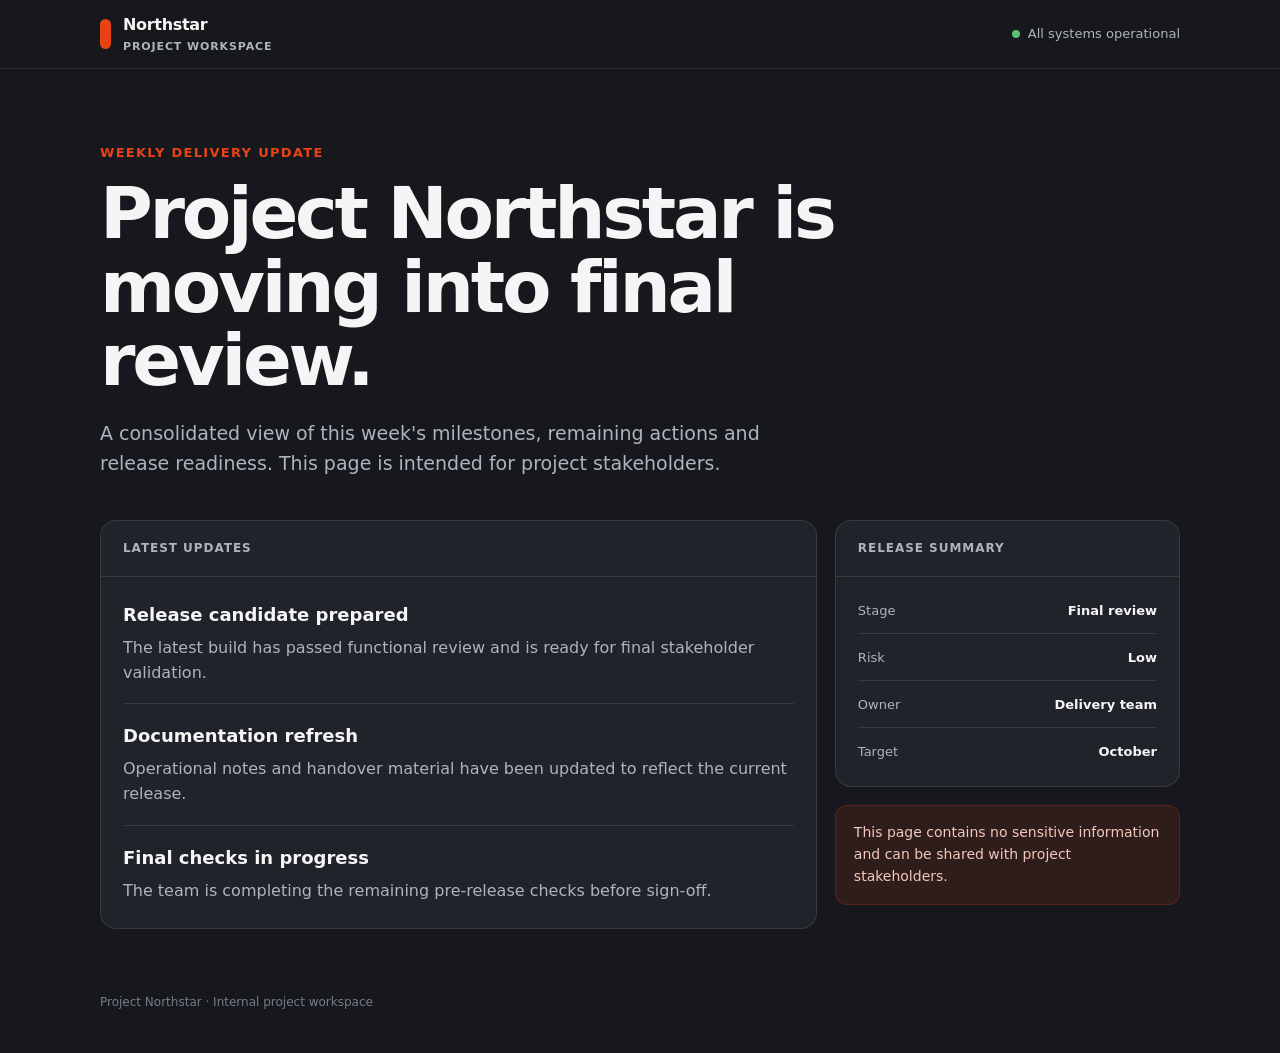
<file: docs/behind-the-briefing/index.html>
<!doctype html>
<html lang="en">
<head>
  <meta charset="utf-8">
  <meta name="viewport" content="width=device-width, initial-scale=1">
  <meta name="robots" content="noindex,nofollow">
  <title>Project Northstar | Delivery Update</title>
  <link rel="stylesheet" href="../styles.css">
</head>
<body>
  <header class="topbar">
    <div class="shell topbar-inner">
      <div class="brand">
        <span class="brand-mark"></span>
        <div>
          Northstar
          <small>Project workspace</small>
        </div>
      </div>
      <div class="status"><span class="status-dot"></span> All systems operational</div>
    </div>
  </header>

  <main class="shell">
    <section class="hero">
      <p class="eyebrow">Weekly delivery update</p>
      <h1>Project Northstar is moving into final review.</h1>
      <p class="lead">
        A consolidated view of this week's milestones, remaining actions and release readiness.
        This page is intended for project stakeholders.
      </p>
    </section>

    <section class="grid">
      <article class="card">
        <div class="card-header">Latest updates</div>
        <div class="card-body update-list">
          <div class="update">
            <h2>Release candidate prepared</h2>
            <p>The latest build has passed functional review and is ready for final stakeholder validation.</p>
          </div>
          <div class="update">
            <h2>Documentation refresh</h2>
            <p>Operational notes and handover material have been updated to reflect the current release.</p>
          </div>
          <div class="update">
            <h2>Final checks in progress</h2>
            <p>The team is completing the remaining pre-release checks before sign-off.</p>
          </div>
        </div>
      </article>

      <aside>
        <div class="card">
          <div class="card-header">Release summary</div>
          <div class="card-body meta">
            <div class="meta-row">
              <span class="meta-label">Stage</span>
              <span class="meta-value">Final review</span>
            </div>
            <div class="meta-row">
              <span class="meta-label">Risk</span>
              <span class="meta-value">Low</span>
            </div>
            <div class="meta-row">
              <span class="meta-label">Owner</span>
              <span class="meta-value">Delivery team</span>
            </div>
            <div class="meta-row">
              <span class="meta-label">Target</span>
              <span class="meta-value">October</span>
            </div>
          </div>
        </div>

        <div class="notice">
          This page contains no sensitive information and can be shared with project stakeholders.
        </div>
      </aside>
    </section>
  </main>

  <!--
    Developer note:
    temporary verification marker retained during final review
    ADCTF{source_tells_the_whole_story}
  -->

  <footer class="shell">
    Project Northstar · Internal project workspace
  </footer>
</body>
</html>
</file>
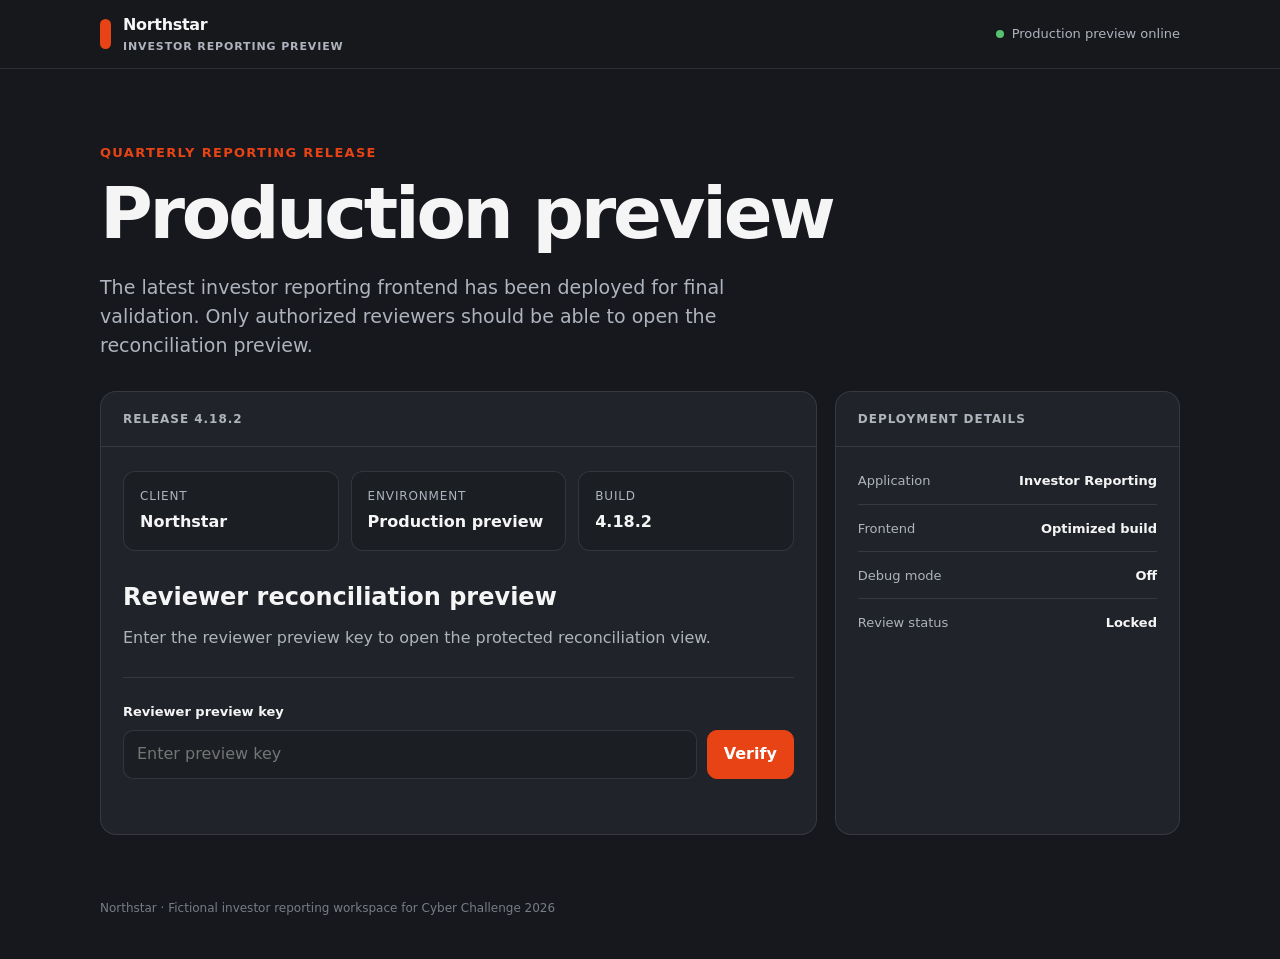
<file: docs/frontend-leftovers/index.html>
<!doctype html>
<html lang="en">
<head>
  <meta charset="utf-8">
  <meta name="viewport" content="width=device-width, initial-scale=1">
  <meta name="robots" content="noindex,nofollow">
  <title>Northstar Reporting Preview</title>
  <link rel="stylesheet" href="../styles.css">
  <link rel="stylesheet" href="./challenge.css">
</head>
<body>
  <header class="topbar">
    <div class="shell topbar-inner">
      <div class="brand">
        <span class="brand-mark"></span>
        <div>
          Northstar
          <small>Investor reporting preview</small>
        </div>
      </div>
      <div class="status"><span class="status-dot"></span> Production preview online</div>
    </div>
  </header>

  <main class="shell">
    <section class="hero compact-hero">
      <p class="eyebrow">Quarterly reporting release</p>
      <h1>Production preview</h1>
      <p class="lead">
        The latest investor reporting frontend has been deployed for final validation.
        Only authorized reviewers should be able to open the reconciliation preview.
      </p>
    </section>

    <section class="preview-grid">
      <article class="card">
        <div class="card-header">Release 4.18.2</div>
        <div class="card-body">
          <div class="release-row">
            <div>
              <span class="label">Client</span>
              <strong>Northstar</strong>
            </div>
            <div>
              <span class="label">Environment</span>
              <strong>Production preview</strong>
            </div>
            <div>
              <span class="label">Build</span>
              <strong>4.18.2</strong>
            </div>
          </div>

          <h2>Reviewer reconciliation preview</h2>
          <p class="muted">
            Enter the reviewer preview key to open the protected reconciliation view.
          </p>

          <div class="preview-entry">
            <label for="preview-key">Reviewer preview key</label>
            <div class="entry-row">
              <input id="preview-key" type="text" autocomplete="off" placeholder="Enter preview key">
              <button id="verify-key" class="portal-button" type="button">Verify</button>
            </div>
            <p id="feedback" class="feedback" aria-live="polite"></p>
          </div>

          <div id="success-panel" class="success-panel hidden">
            <div class="success-mark">✓</div>
            <p class="eyebrow">Preview unlocked</p>
            <h2>Reconciliation view available</h2>
            <p class="muted">
              The verification flag is shown below. Submit it to the Cyber Challenge platform.
            </p>
            <div class="flag-box" id="flag-output"></div>

            <div class="takeaway">
              <strong>Security takeaway</strong>
              <span>
                Production source maps can expose original source code, comments and internal values.
                Build artifacts should be reviewed before public deployment.
              </span>
            </div>
          </div>
        </div>
      </article>

      <aside class="card">
        <div class="card-header">Deployment details</div>
        <div class="card-body meta">
          <div class="meta-row">
            <span class="meta-label">Application</span>
            <span class="meta-value">Investor Reporting</span>
          </div>
          <div class="meta-row">
            <span class="meta-label">Frontend</span>
            <span class="meta-value">Optimized build</span>
          </div>
          <div class="meta-row">
            <span class="meta-label">Debug mode</span>
            <span class="meta-value">Off</span>
          </div>
          <div class="meta-row">
            <span class="meta-label">Review status</span>
            <span class="meta-value" id="preview-status">Locked</span>
          </div>
        </div>
      </aside>
    </section>
  </main>

  <footer class="shell">
    Northstar · Fictional investor reporting workspace for Cyber Challenge 2026
  </footer>

  <script src="./app.min.js"></script>
</body>
</html>
</file>
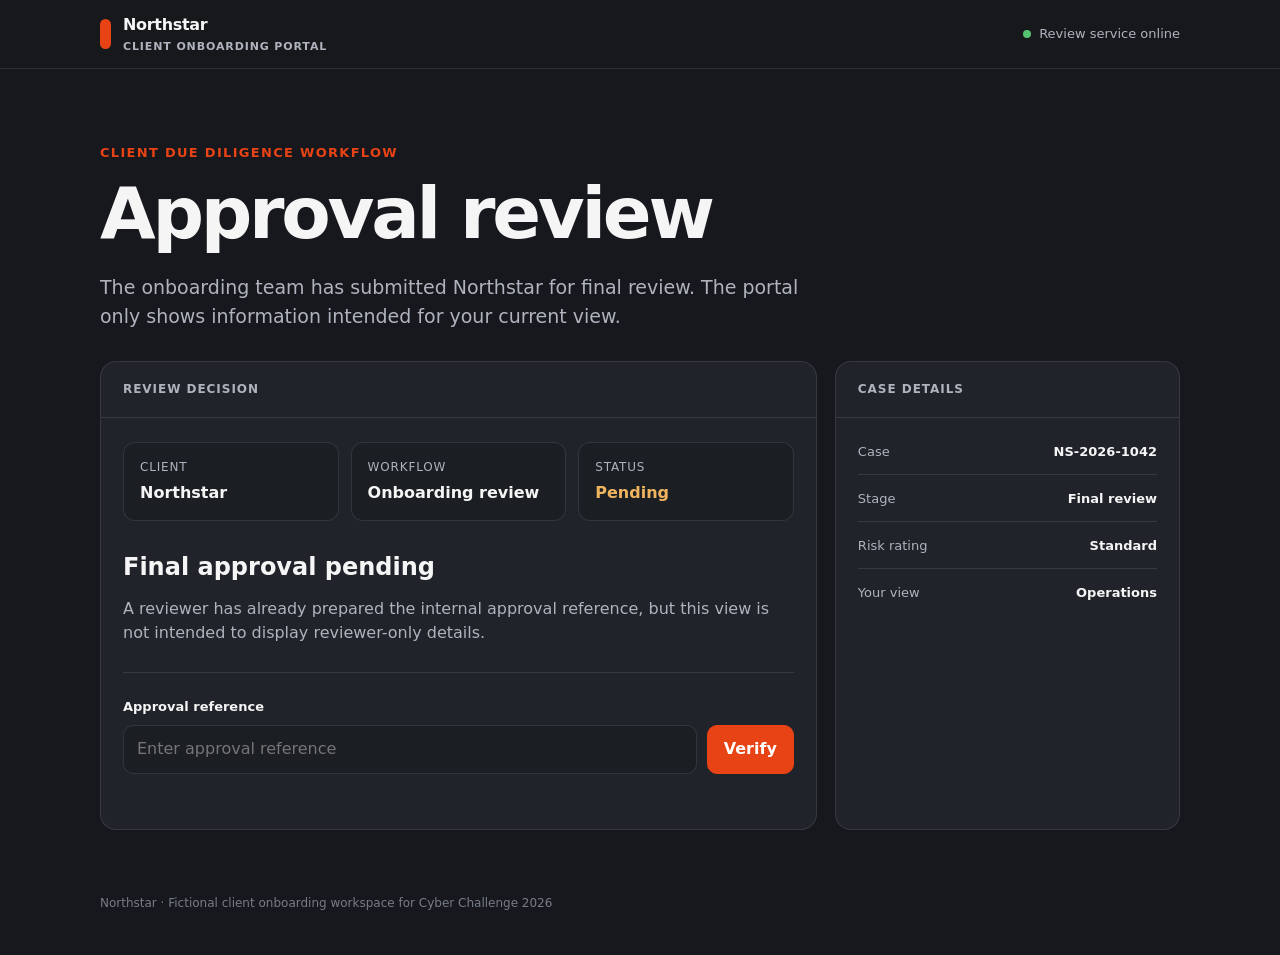
<file: docs/hidden-approval/index.html>
<!doctype html>
<html lang="en">
<head>
  <meta charset="utf-8">
  <meta name="viewport" content="width=device-width, initial-scale=1">
  <meta name="robots" content="noindex,nofollow">
  <title>Northstar Approval Workspace</title>
  <link rel="stylesheet" href="../styles.css">
  <link rel="stylesheet" href="./challenge.css">
</head>
<body>
  <header class="topbar">
    <div class="shell topbar-inner">
      <div class="brand">
        <span class="brand-mark"></span>
        <div>
          Northstar
          <small>Client onboarding portal</small>
        </div>
      </div>
      <div class="status"><span class="status-dot"></span> Review service online</div>
    </div>
  </header>

  <main class="shell">
    <section class="hero compact-hero">
      <p class="eyebrow">Client due diligence workflow</p>
      <h1>Approval review</h1>
      <p class="lead">
        The onboarding team has submitted Northstar for final review.
        The portal only shows information intended for your current view.
      </p>
    </section>

    <section class="approval-grid">
      <article class="card">
        <div class="card-header">Review decision</div>
        <div class="card-body">
          <div class="decision-row">
            <div>
              <span class="label">Client</span>
              <strong>Northstar</strong>
            </div>
            <div>
              <span class="label">Workflow</span>
              <strong>Onboarding review</strong>
            </div>
            <div>
              <span class="label">Status</span>
              <strong class="pending">Pending</strong>
            </div>
          </div>

          <div class="review-copy">
            <h2>Final approval pending</h2>
            <p>
              A reviewer has already prepared the internal approval reference,
              but this view is not intended to display reviewer-only details.
            </p>
          </div>

          <div class="approval-entry">
            <label for="approval-code">Approval reference</label>
            <div class="entry-row">
              <input id="approval-code" type="text" autocomplete="off" placeholder="Enter approval reference">
              <button id="verify-code" class="portal-button" type="button">Verify</button>
            </div>
            <p id="feedback" class="feedback" aria-live="polite"></p>
          </div>

          <div id="success-panel" class="success-panel hidden">
            <div class="success-mark">✓</div>
            <p class="eyebrow">Reference accepted</p>
            <h2>Approval record recovered</h2>
            <p class="muted">
              The verification flag is shown below. Submit it to the Cyber Challenge platform.
            </p>
            <div class="flag-box" id="flag-output"></div>

            <div class="takeaway">
              <strong>Security takeaway</strong>
              <span>
                Hiding information with CSS or client-side UI logic does not protect it.
                If sensitive data reaches the browser, users can inspect it.
              </span>
            </div>
          </div>

          <div class="reviewer-only" aria-hidden="true">
            <span class="reviewer-label">Reviewer reference</span>
            <span class="reviewer-value">DD-4817-NORTHSTAR</span>
          </div>
        </div>
      </article>

      <aside class="card">
        <div class="card-header">Case details</div>
        <div class="card-body meta">
          <div class="meta-row">
            <span class="meta-label">Case</span>
            <span class="meta-value">NS-2026-1042</span>
          </div>
          <div class="meta-row">
            <span class="meta-label">Stage</span>
            <span class="meta-value">Final review</span>
          </div>
          <div class="meta-row">
            <span class="meta-label">Risk rating</span>
            <span class="meta-value">Standard</span>
          </div>
          <div class="meta-row">
            <span class="meta-label">Your view</span>
            <span class="meta-value">Operations</span>
          </div>
        </div>
      </aside>
    </section>
  </main>

  <footer class="shell">
    Northstar · Fictional client onboarding workspace for Cyber Challenge 2026
  </footer>

  <script src="./challenge.js"></script>
</body>
</html>
</file>
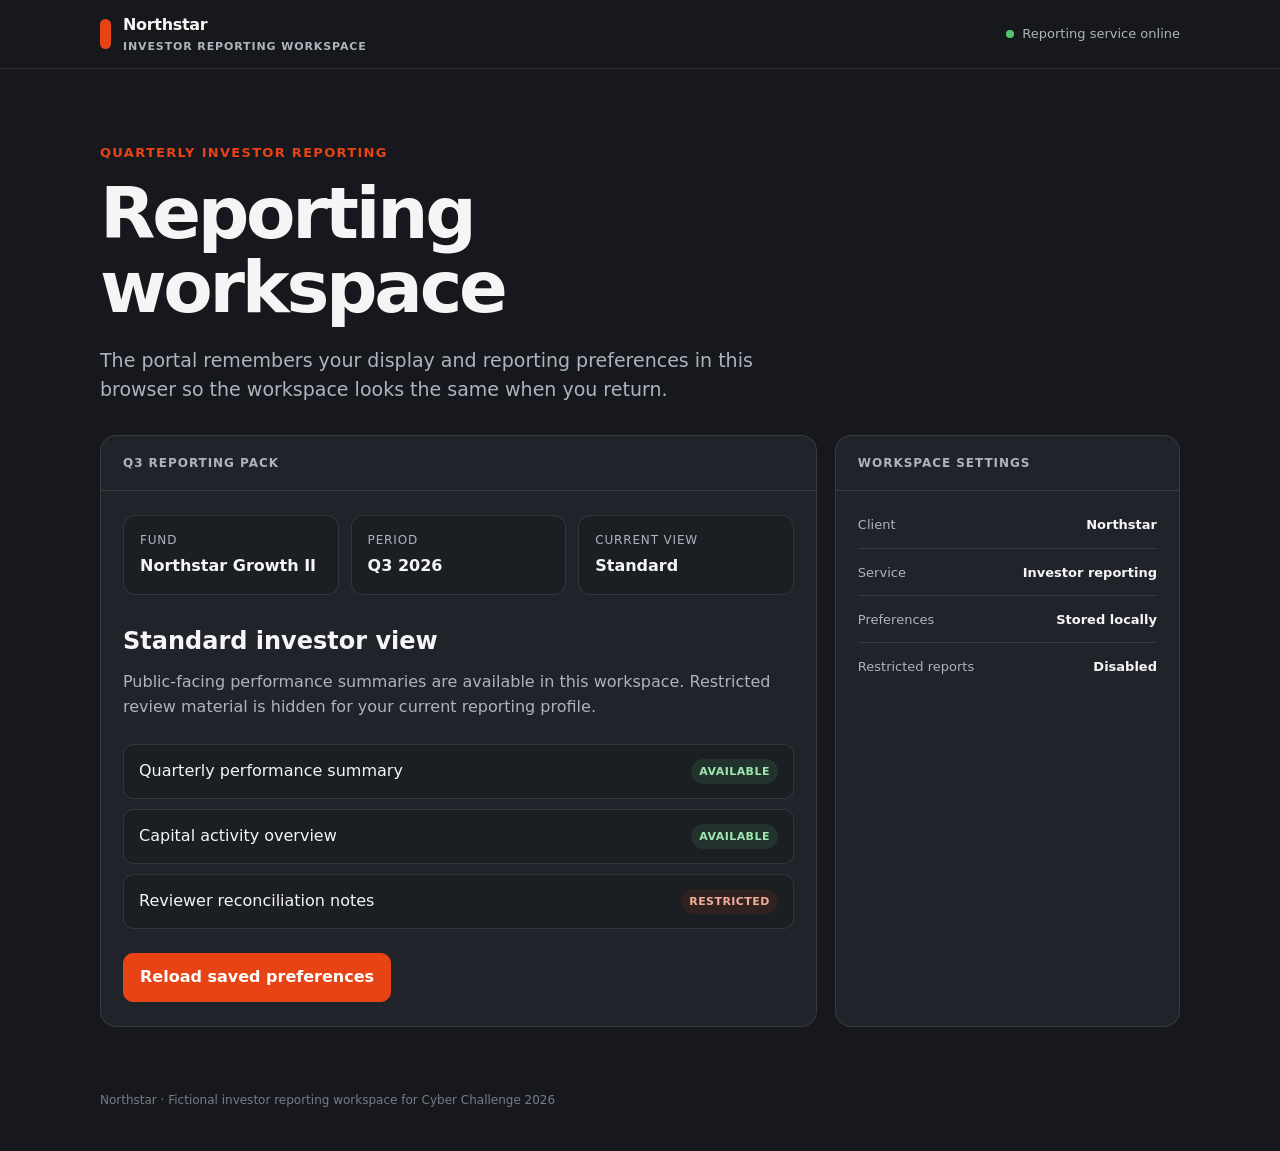
<file: docs/investor-preferences/index.html>
<!doctype html>
<html lang="en">
<head>
  <meta charset="utf-8">
  <meta name="viewport" content="width=device-width, initial-scale=1">
  <meta name="robots" content="noindex,nofollow">
  <title>Northstar Investor Reporting</title>
  <link rel="stylesheet" href="../styles.css">
  <link rel="stylesheet" href="./challenge.css">
</head>
<body>
  <header class="topbar">
    <div class="shell topbar-inner">
      <div class="brand">
        <span class="brand-mark"></span>
        <div>
          Northstar
          <small>Investor reporting workspace</small>
        </div>
      </div>
      <div class="status"><span class="status-dot"></span> Reporting service online</div>
    </div>
  </header>

  <main class="shell">
    <section class="hero compact-hero">
      <p class="eyebrow">Quarterly investor reporting</p>
      <h1>Reporting workspace</h1>
      <p class="lead">
        The portal remembers your display and reporting preferences in this browser
        so the workspace looks the same when you return.
      </p>
    </section>

    <section class="report-grid">
      <article class="card">
        <div class="card-header">Q3 Reporting Pack</div>
        <div class="card-body">
          <div class="summary-row">
            <div>
              <span class="label">Fund</span>
              <strong>Northstar Growth II</strong>
            </div>
            <div>
              <span class="label">Period</span>
              <strong>Q3 2026</strong>
            </div>
            <div>
              <span class="label">Current view</span>
              <strong id="view-label">Standard</strong>
            </div>
          </div>

          <div id="standard-panel">
            <h2>Standard investor view</h2>
            <p class="muted">
              Public-facing performance summaries are available in this workspace.
              Restricted review material is hidden for your current reporting profile.
            </p>

            <div class="report-list">
              <div class="report-item">
                <span>Quarterly performance summary</span>
                <span class="pill available">Available</span>
              </div>
              <div class="report-item">
                <span>Capital activity overview</span>
                <span class="pill available">Available</span>
              </div>
              <div class="report-item">
                <span>Reviewer reconciliation notes</span>
                <span class="pill locked">Restricted</span>
              </div>
            </div>

            <button id="reload-preferences" class="portal-button" type="button">
              Reload saved preferences
            </button>
          </div>

          <div id="restricted-panel" class="hidden">
            <div class="success-mark">✓</div>
            <p class="eyebrow">Restricted view enabled</p>
            <h2>Reviewer reconciliation notes</h2>
            <p class="muted">
              Your browser preference now enables the restricted reporting view.
              The verification flag is shown below.
            </p>

            <div class="flag-box" id="flag-output"></div>

            <div class="takeaway">
              <strong>Security takeaway</strong>
              <span>
                Browser storage is controlled by the user. Encoding a preference does not make it trustworthy,
                and access to restricted information should never depend only on client-side state.
              </span>
            </div>
          </div>
        </div>
      </article>

      <aside class="card">
        <div class="card-header">Workspace settings</div>
        <div class="card-body meta">
          <div class="meta-row">
            <span class="meta-label">Client</span>
            <span class="meta-value">Northstar</span>
          </div>
          <div class="meta-row">
            <span class="meta-label">Service</span>
            <span class="meta-value">Investor reporting</span>
          </div>
          <div class="meta-row">
            <span class="meta-label">Preferences</span>
            <span class="meta-value">Stored locally</span>
          </div>
          <div class="meta-row">
            <span class="meta-label">Restricted reports</span>
            <span class="meta-value" id="restricted-status">Disabled</span>
          </div>
        </div>
      </aside>
    </section>
  </main>

  <footer class="shell">
    Northstar · Fictional investor reporting workspace for Cyber Challenge 2026
  </footer>

  <script src="./challenge.js"></script>
</body>
</html>
</file>
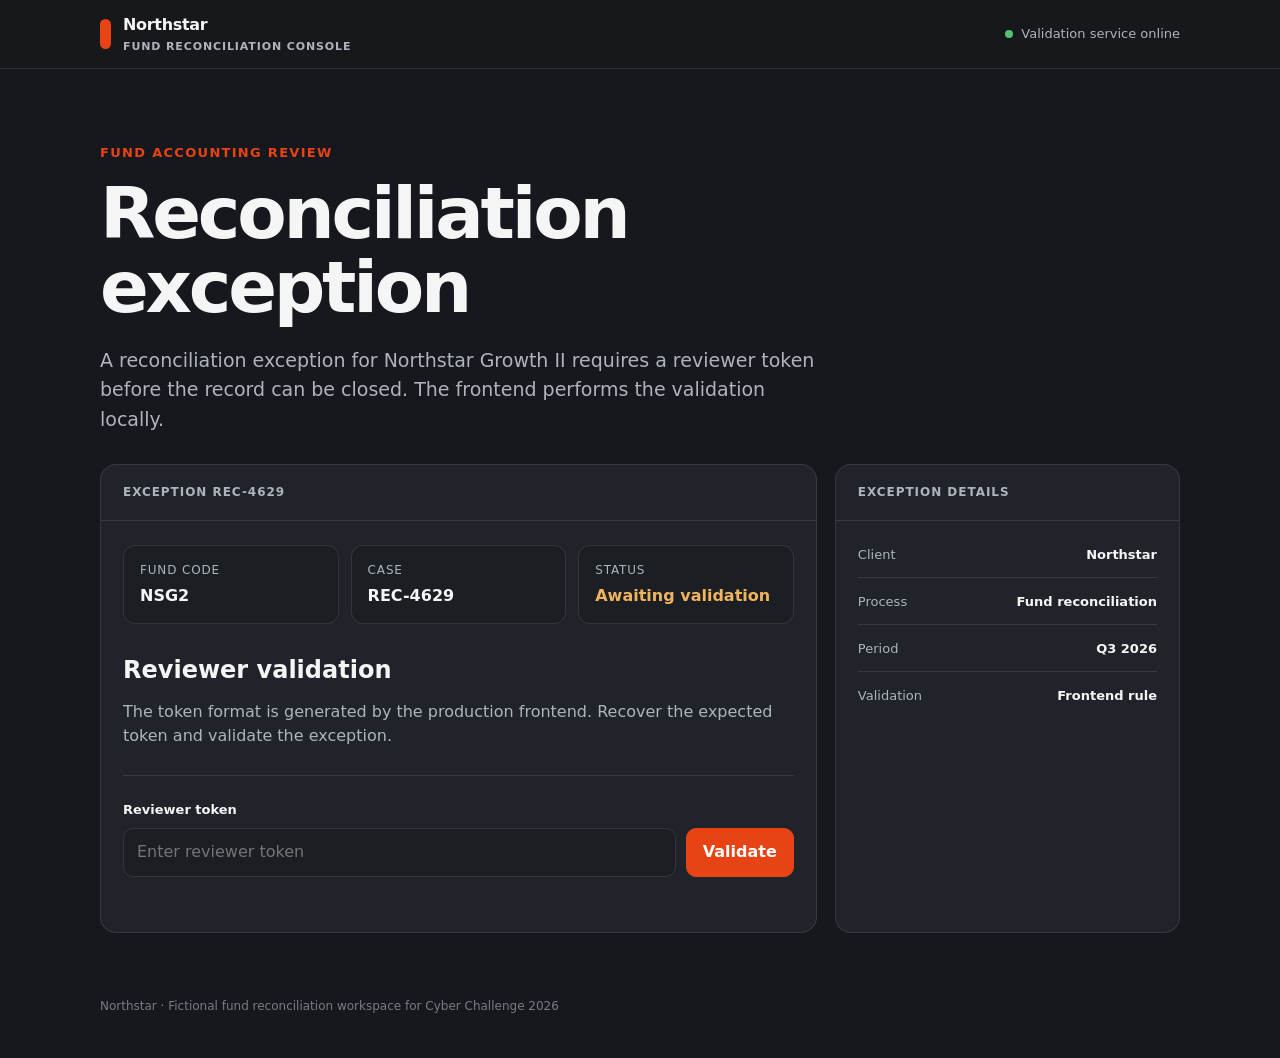
<file: docs/reconciliation-logic/index.html>
<!doctype html>
<html lang="en">
<head>
  <meta charset="utf-8">
  <meta name="viewport" content="width=device-width, initial-scale=1">
  <meta name="robots" content="noindex,nofollow">
  <title>Northstar Reconciliation Console</title>
  <link rel="stylesheet" href="../styles.css">
  <link rel="stylesheet" href="./challenge.css">
</head>
<body data-fund="NSG2" data-case="REC-4629">
  <header class="topbar">
    <div class="shell topbar-inner">
      <div class="brand">
        <span class="brand-mark"></span>
        <div>
          Northstar
          <small>Fund reconciliation console</small>
        </div>
      </div>
      <div class="status"><span class="status-dot"></span> Validation service online</div>
    </div>
  </header>

  <main class="shell">
    <section class="hero compact-hero">
      <p class="eyebrow">Fund accounting review</p>
      <h1>Reconciliation exception</h1>
      <p class="lead">
        A reconciliation exception for Northstar Growth II requires a reviewer token before
        the record can be closed. The frontend performs the validation locally.
      </p>
    </section>

    <section class="logic-grid">
      <article class="card">
        <div class="card-header">Exception REC-4629</div>
        <div class="card-body">
          <div class="summary-row">
            <div>
              <span class="label">Fund code</span>
              <strong>NSG2</strong>
            </div>
            <div>
              <span class="label">Case</span>
              <strong>REC-4629</strong>
            </div>
            <div>
              <span class="label">Status</span>
              <strong class="pending">Awaiting validation</strong>
            </div>
          </div>

          <h2>Reviewer validation</h2>
          <p class="muted">
            The token format is generated by the production frontend. Recover the expected
            token and validate the exception.
          </p>

          <div class="token-entry">
            <label for="review-token">Reviewer token</label>
            <div class="entry-row">
              <input id="review-token" type="text" autocomplete="off" placeholder="Enter reviewer token">
              <button id="verify-token" class="portal-button" type="button">Validate</button>
            </div>
            <p id="feedback" class="feedback" aria-live="polite"></p>
          </div>

          <div id="success-panel" class="success-panel hidden">
            <div class="success-mark">✓</div>
            <p class="eyebrow">Validation accepted</p>
            <h2>Exception can be closed</h2>
            <p class="muted">
              The verification flag is shown below. Submit it to the Cyber Challenge platform.
            </p>
            <div class="flag-box" id="flag-output"></div>

            <div class="takeaway">
              <strong>Security takeaway</strong>
              <span>
                Client-side JavaScript is available to the user. Sensitive validation rules,
                secrets or authorization decisions should not rely on code shipped to the browser.
              </span>
            </div>
          </div>
        </div>
      </article>

      <aside class="card">
        <div class="card-header">Exception details</div>
        <div class="card-body meta">
          <div class="meta-row">
            <span class="meta-label">Client</span>
            <span class="meta-value">Northstar</span>
          </div>
          <div class="meta-row">
            <span class="meta-label">Process</span>
            <span class="meta-value">Fund reconciliation</span>
          </div>
          <div class="meta-row">
            <span class="meta-label">Period</span>
            <span class="meta-value">Q3 2026</span>
          </div>
          <div class="meta-row">
            <span class="meta-label">Validation</span>
            <span class="meta-value">Frontend rule</span>
          </div>
        </div>
      </aside>
    </section>
  </main>

  <footer class="shell">
    Northstar · Fictional fund reconciliation workspace for Cyber Challenge 2026
  </footer>

  <script src="./review.min.js"></script>
</body>
</html>
</file>
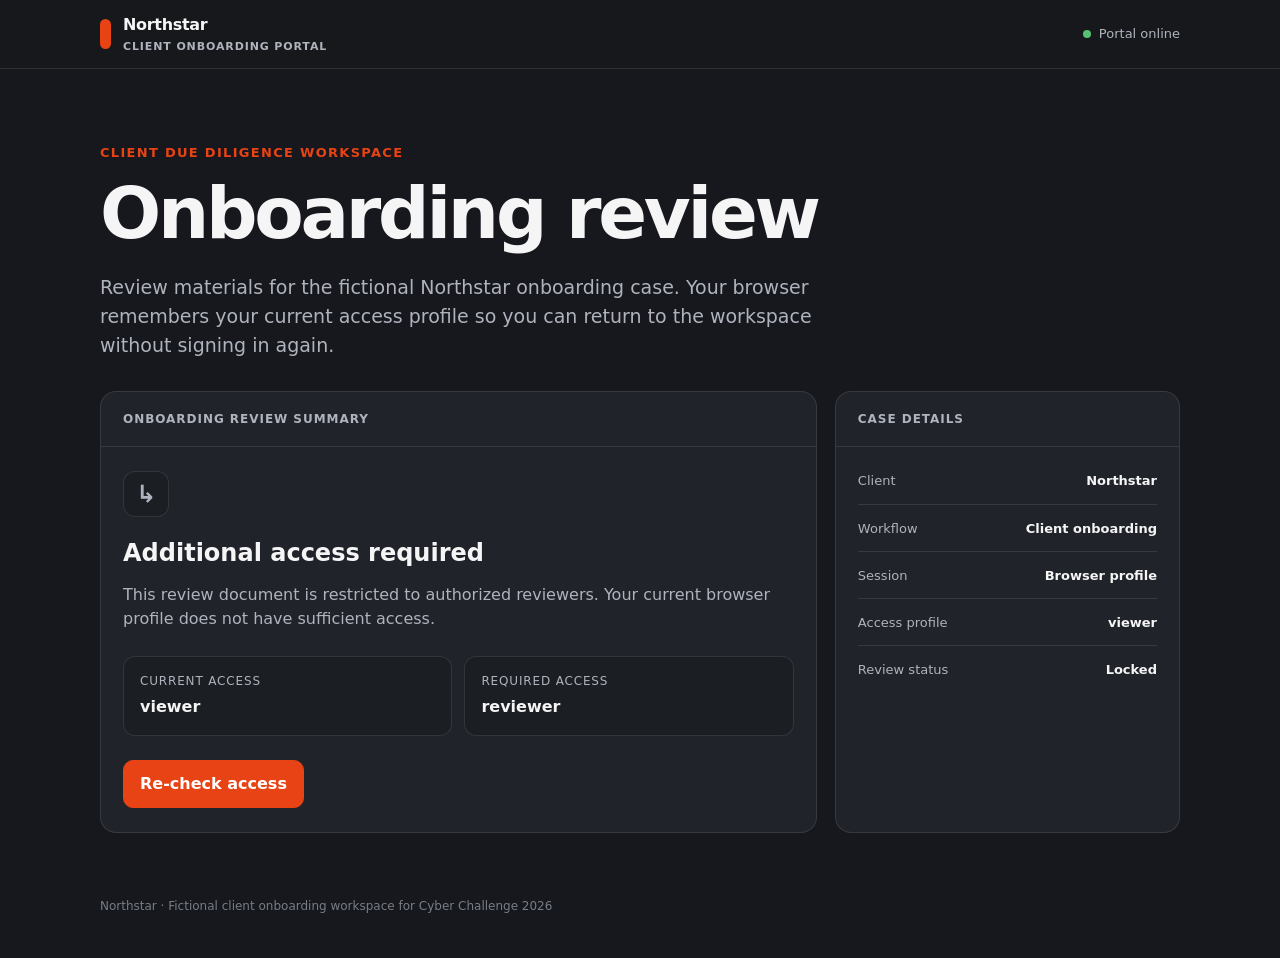
<file: docs/remembered-access/index.html>
<!doctype html>
<html lang="en">
<head>
  <meta charset="utf-8">
  <meta name="viewport" content="width=device-width, initial-scale=1">
  <meta name="robots" content="noindex,nofollow">
  <title>Northstar Client Onboarding Portal</title>
  <link rel="stylesheet" href="../styles.css">
  <link rel="stylesheet" href="./challenge.css">
</head>
<body>
  <header class="topbar">
    <div class="shell topbar-inner">
      <div class="brand">
        <span class="brand-mark"></span>
        <div>
          Northstar
          <small>Client onboarding portal</small>
        </div>
      </div>
      <div class="status"><span class="status-dot"></span> Portal online</div>
    </div>
  </header>

  <main class="shell">
    <section class="hero compact-hero">
      <p class="eyebrow">Client due diligence workspace</p>
      <h1>Onboarding review</h1>
      <p class="lead">
        Review materials for the fictional Northstar onboarding case.
        Your browser remembers your current access profile so you can return to the workspace without signing in again.
      </p>
    </section>

    <section class="portal-grid">
      <article class="card">
        <div class="card-header">Onboarding Review Summary</div>
        <div class="card-body">
          <div id="locked-state">
            <div class="lock-icon" aria-hidden="true">↳</div>
            <h2>Additional access required</h2>
            <p class="muted">
              This review document is restricted to authorized reviewers.
              Your current browser profile does not have sufficient access.
            </p>

            <div class="access-box">
              <div>
                <span class="access-label">Current access</span>
                <strong id="current-role">viewer</strong>
              </div>
              <div>
                <span class="access-label">Required access</span>
                <strong>reviewer</strong>
              </div>
            </div>

            <button id="refresh-access" class="portal-button" type="button">
              Re-check access
            </button>
          </div>

          <div id="unlocked-state" class="hidden">
            <div class="success-mark">✓</div>
            <p class="eyebrow">Access confirmed</p>
            <h2>Onboarding review unlocked</h2>
            <p class="muted">
              The restricted review is now available. Your verification flag is shown below.
              Submit it to the Cyber Challenge platform.
            </p>

            <div class="flag-box" id="flag-output"></div>

            <div class="takeaway">
              <strong>Security takeaway</strong>
              <span>
                Authorization decisions should be enforced by the server.
                Data controlled by the browser should not determine whether a user is allowed to access restricted information.
              </span>
            </div>
          </div>
        </div>
      </article>

      <aside class="card">
        <div class="card-header">Case details</div>
        <div class="card-body meta">
          <div class="meta-row">
            <span class="meta-label">Client</span>
            <span class="meta-value">Northstar</span>
          </div>
          <div class="meta-row">
            <span class="meta-label">Workflow</span>
            <span class="meta-value">Client onboarding</span>
          </div>
          <div class="meta-row">
            <span class="meta-label">Session</span>
            <span class="meta-value">Browser profile</span>
          </div>
          <div class="meta-row">
            <span class="meta-label">Access profile</span>
            <span class="meta-value" id="side-role">viewer</span>
          </div>
          <div class="meta-row">
            <span class="meta-label">Review status</span>
            <span class="meta-value" id="review-status">Locked</span>
          </div>
        </div>
      </aside>
    </section>
  </main>

  <footer class="shell">
    Northstar · Fictional client onboarding workspace for Cyber Challenge 2026
  </footer>

  <script src="./challenge.js"></script>
</body>
</html>
</file>
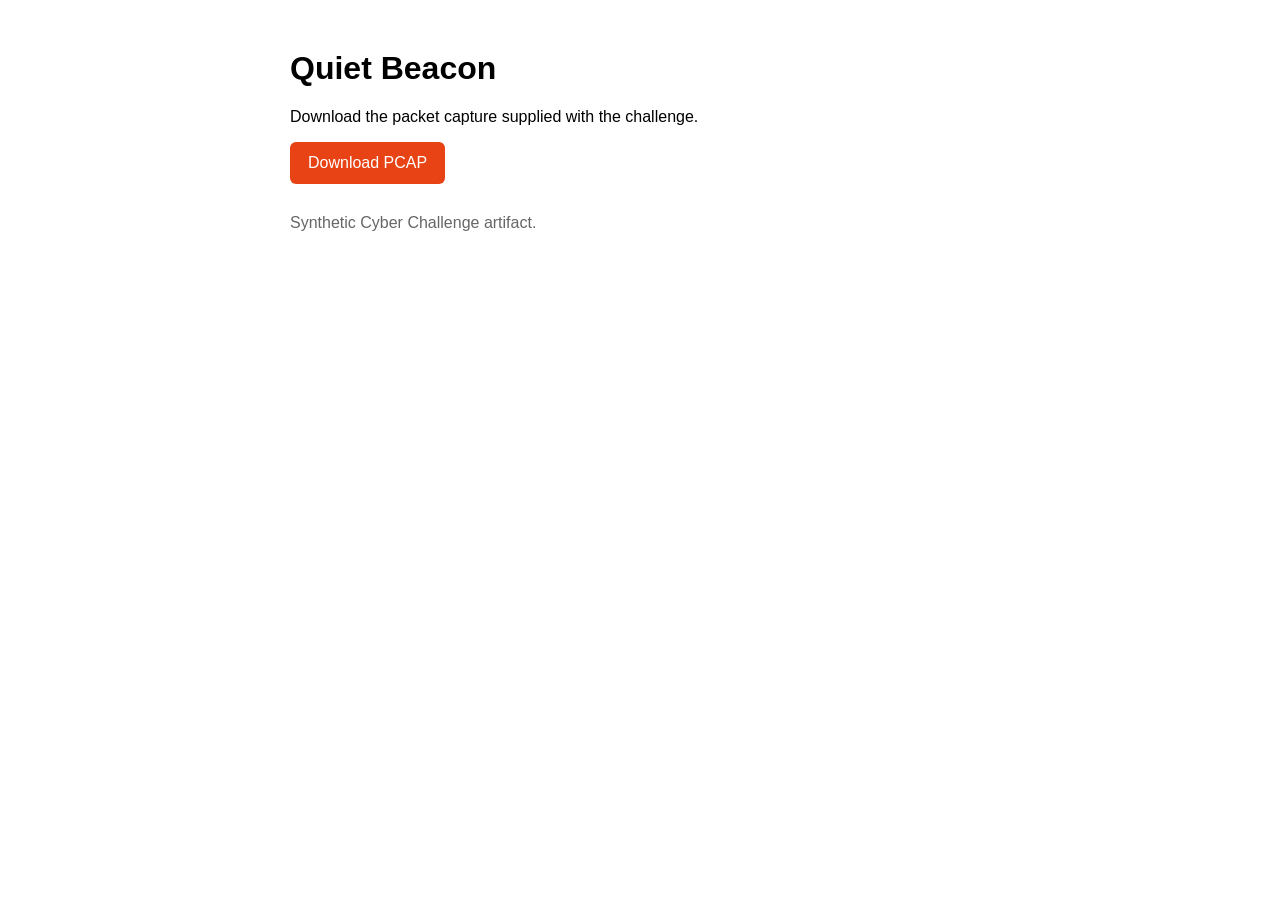
<file: docs/files/quiet-beacon/index.html>
<!doctype html><html><head><meta charset="utf-8"><title>Quiet Beacon Capture</title></head><body style="font-family:Arial,sans-serif;max-width:700px;margin:50px auto;padding:0 20px"><h1>Quiet Beacon</h1><p>Download the packet capture supplied with the challenge.</p><a download="Quiet_Beacon_Capture.pcap" href="[data-uri]" style="display:inline-block;padding:12px 18px;background:#e74315;color:white;text-decoration:none;border-radius:6px">Download PCAP</a><p style="margin-top:30px;color:#666">Synthetic Cyber Challenge artifact.</p></body></html>
</file>
<file: docs/styles.css>
:root {
  --bg: #16181d;
  --panel: #202329;
  --panel-soft: #1b1e23;
  --text: #f5f5f5;
  --muted: #aeb3bd;
  --line: rgba(255,255,255,0.10);
  --accent: #e74315;
  --accent-soft: rgba(231,67,21,0.12);
  --ok: #56c271;
}

* { box-sizing: border-box; }

html, body {
  margin: 0;
  min-height: 100%;
  background: var(--bg);
  color: var(--text);
  font-family: Inter, ui-sans-serif, system-ui, -apple-system, BlinkMacSystemFont, "Segoe UI", sans-serif;
}

body { line-height: 1.55; }

a { color: inherit; }

.shell {
  width: min(1080px, calc(100% - 36px));
  margin: 0 auto;
}

.topbar {
  border-bottom: 1px solid var(--line);
  background: rgba(22,24,29,0.92);
}

.topbar-inner {
  height: 68px;
  display: flex;
  align-items: center;
  justify-content: space-between;
  gap: 20px;
}

.brand {
  display: flex;
  align-items: center;
  gap: 12px;
  font-weight: 800;
  letter-spacing: -0.02em;
}

.brand-mark {
  width: 11px;
  height: 30px;
  border-radius: 999px;
  background: var(--accent);
}

.brand small {
  display: block;
  color: var(--muted);
  font-size: 11px;
  font-weight: 600;
  letter-spacing: 0.08em;
  text-transform: uppercase;
}

.status {
  display: inline-flex;
  align-items: center;
  gap: 8px;
  color: var(--muted);
  font-size: 13px;
}

.status-dot {
  width: 8px;
  height: 8px;
  border-radius: 50%;
  background: var(--ok);
}

.hero {
  padding: 74px 0 42px;
}

.eyebrow {
  margin: 0 0 14px;
  color: var(--accent);
  font-size: 13px;
  font-weight: 800;
  letter-spacing: 0.10em;
  text-transform: uppercase;
}

h1 {
  margin: 0;
  max-width: 760px;
  font-size: clamp(42px, 7vw, 72px);
  line-height: 1.02;
  letter-spacing: -0.045em;
}

.lead {
  max-width: 720px;
  margin: 22px 0 0;
  color: var(--muted);
  font-size: 19px;
}

.grid {
  display: grid;
  grid-template-columns: 1.35fr 0.65fr;
  gap: 18px;
  padding-bottom: 64px;
}

.card {
  border: 1px solid var(--line);
  border-radius: 16px;
  background: var(--panel);
  overflow: hidden;
}

.card-header {
  padding: 18px 22px;
  border-bottom: 1px solid var(--line);
  color: var(--muted);
  font-size: 12px;
  font-weight: 800;
  letter-spacing: 0.08em;
  text-transform: uppercase;
}

.card-body { padding: 24px 22px; }

.update-list {
  display: grid;
  gap: 18px;
}

.update {
  padding-bottom: 18px;
  border-bottom: 1px solid var(--line);
}

.update:last-child {
  padding-bottom: 0;
  border-bottom: 0;
}

.update h2 {
  margin: 0 0 7px;
  font-size: 18px;
}

.update p {
  margin: 0;
  color: var(--muted);
}

.meta {
  display: grid;
  gap: 14px;
}

.meta-row {
  display: flex;
  justify-content: space-between;
  gap: 20px;
  padding-bottom: 12px;
  border-bottom: 1px solid var(--line);
}

.meta-row:last-child {
  padding-bottom: 0;
  border-bottom: 0;
}

.meta-label {
  color: var(--muted);
  font-size: 13px;
}

.meta-value {
  text-align: right;
  font-size: 13px;
  font-weight: 700;
}

.notice {
  margin-top: 18px;
  padding: 16px 18px;
  border: 1px solid rgba(231,67,21,0.22);
  border-radius: 12px;
  background: var(--accent-soft);
  color: #f2c8ba;
  font-size: 14px;
}

footer {
  padding: 0 0 42px;
  color: #777d87;
  font-size: 12px;
}

.landing {
  min-height: 100vh;
  display: grid;
  place-items: center;
  text-align: center;
}

.landing-box {
  max-width: 620px;
  padding: 36px;
}

.landing h1 {
  font-size: clamp(36px, 7vw, 64px);
}

.landing p {
  color: var(--muted);
  font-size: 18px;
}

@media (max-width: 760px) {
  .grid { grid-template-columns: 1fr; }
  .hero { padding-top: 52px; }
  .topbar-inner { height: 60px; }
  .status { display: none; }
}
</file>
<file: docs/frontend-leftovers/challenge.css>
.compact-hero {
  padding-bottom: 30px;
}

.preview-grid {
  display: grid;
  grid-template-columns: 1.35fr 0.65fr;
  gap: 18px;
  padding-bottom: 64px;
}

.release-row {
  display: grid;
  grid-template-columns: repeat(3, 1fr);
  gap: 12px;
  margin-bottom: 28px;
}

.release-row > div {
  padding: 15px 16px;
  border: 1px solid var(--line);
  border-radius: 12px;
  background: var(--panel-soft);
}

.label {
  display: block;
  margin-bottom: 4px;
  color: var(--muted);
  font-size: 12px;
  letter-spacing: 0.07em;
  text-transform: uppercase;
}

.card h2 {
  margin: 0 0 10px;
  font-size: 24px;
}

.muted {
  margin: 0;
  color: var(--muted);
}

.preview-entry {
  margin-top: 26px;
  padding-top: 24px;
  border-top: 1px solid var(--line);
}

.preview-entry label {
  display: block;
  margin-bottom: 8px;
  font-size: 13px;
  font-weight: 800;
}

.entry-row {
  display: flex;
  gap: 10px;
}

.entry-row input {
  flex: 1;
  min-width: 0;
  padding: 11px 13px;
  border: 1px solid var(--line);
  border-radius: 10px;
  outline: none;
  background: var(--panel-soft);
  color: var(--text);
  font: inherit;
}

.entry-row input:focus {
  border-color: rgba(231,67,21,0.65);
}

.portal-button {
  appearance: none;
  border: 1px solid var(--accent);
  border-radius: 10px;
  background: var(--accent);
  color: #fff;
  padding: 11px 16px;
  font: inherit;
  font-weight: 800;
  cursor: pointer;
}

.portal-button:hover {
  filter: brightness(1.08);
}

.feedback {
  min-height: 22px;
  margin: 9px 0 0;
  color: #e69d86;
  font-size: 13px;
}

.success-panel {
  margin-top: 28px;
  padding-top: 26px;
  border-top: 1px solid var(--line);
}

.success-mark {
  width: 46px;
  height: 46px;
  display: grid;
  place-items: center;
  margin-bottom: 18px;
  border-radius: 12px;
  background: rgba(86,194,113,0.12);
  color: var(--ok);
  font-size: 24px;
  font-weight: 900;
}

.flag-box {
  margin-top: 22px;
  padding: 18px;
  border: 1px solid rgba(86,194,113,0.28);
  border-radius: 12px;
  background: rgba(86,194,113,0.08);
  color: #d8ffe1;
  font-family: ui-monospace, SFMono-Regular, Menlo, Consolas, monospace;
  font-size: 16px;
  overflow-wrap: anywhere;
}

.takeaway {
  display: grid;
  gap: 6px;
  margin-top: 18px;
  padding: 16px 18px;
  border: 1px solid var(--line);
  border-radius: 12px;
  background: var(--panel-soft);
  color: var(--muted);
  font-size: 14px;
}

.takeaway strong {
  color: var(--text);
}

.hidden {
  display: none;
}

@media (max-width: 760px) {
  .preview-grid,
  .release-row {
    grid-template-columns: 1fr;
  }

  .entry-row {
    flex-direction: column;
  }
}
</file>
<file: docs/hidden-approval/challenge.css>
.compact-hero {
  padding-bottom: 30px;
}

.approval-grid {
  display: grid;
  grid-template-columns: 1.35fr 0.65fr;
  gap: 18px;
  padding-bottom: 64px;
}

.decision-row {
  display: grid;
  grid-template-columns: repeat(3, 1fr);
  gap: 12px;
  margin-bottom: 28px;
}

.decision-row > div {
  padding: 15px 16px;
  border: 1px solid var(--line);
  border-radius: 12px;
  background: var(--panel-soft);
}

.label {
  display: block;
  margin-bottom: 4px;
  color: var(--muted);
  font-size: 12px;
  letter-spacing: 0.07em;
  text-transform: uppercase;
}

.pending {
  color: #f0b45f;
}

.review-copy h2,
.success-panel h2 {
  margin: 0 0 10px;
  font-size: 24px;
}

.review-copy p,
.muted {
  margin: 0;
  color: var(--muted);
}

.approval-entry {
  margin-top: 26px;
  padding-top: 24px;
  border-top: 1px solid var(--line);
}

.approval-entry label {
  display: block;
  margin-bottom: 8px;
  font-size: 13px;
  font-weight: 800;
}

.entry-row {
  display: flex;
  gap: 10px;
}

.entry-row input {
  flex: 1;
  min-width: 0;
  padding: 11px 13px;
  border: 1px solid var(--line);
  border-radius: 10px;
  outline: none;
  background: var(--panel-soft);
  color: var(--text);
  font: inherit;
}

.entry-row input:focus {
  border-color: rgba(231,67,21,0.65);
}

.portal-button {
  appearance: none;
  border: 1px solid var(--accent);
  border-radius: 10px;
  background: var(--accent);
  color: #fff;
  padding: 11px 16px;
  font: inherit;
  font-weight: 800;
  cursor: pointer;
}

.portal-button:hover {
  filter: brightness(1.08);
}

.feedback {
  min-height: 22px;
  margin: 9px 0 0;
  color: #e69d86;
  font-size: 13px;
}

.reviewer-only {
  display: none;
}

.success-panel {
  margin-top: 28px;
  padding-top: 26px;
  border-top: 1px solid var(--line);
}

.success-mark {
  width: 46px;
  height: 46px;
  display: grid;
  place-items: center;
  margin-bottom: 18px;
  border-radius: 12px;
  background: rgba(86,194,113,0.12);
  color: var(--ok);
  font-size: 24px;
  font-weight: 900;
}

.flag-box {
  margin-top: 22px;
  padding: 18px;
  border: 1px solid rgba(86,194,113,0.28);
  border-radius: 12px;
  background: rgba(86,194,113,0.08);
  color: #d8ffe1;
  font-family: ui-monospace, SFMono-Regular, Menlo, Consolas, monospace;
  font-size: 16px;
  overflow-wrap: anywhere;
}

.takeaway {
  display: grid;
  gap: 6px;
  margin-top: 18px;
  padding: 16px 18px;
  border: 1px solid var(--line);
  border-radius: 12px;
  background: var(--panel-soft);
  color: var(--muted);
  font-size: 14px;
}

.takeaway strong {
  color: var(--text);
}

.hidden {
  display: none;
}

@media (max-width: 760px) {
  .approval-grid,
  .decision-row {
    grid-template-columns: 1fr;
  }

  .entry-row {
    flex-direction: column;
  }
}
</file>
<file: docs/investor-preferences/challenge.css>
.compact-hero {
  padding-bottom: 30px;
}

.report-grid {
  display: grid;
  grid-template-columns: 1.35fr 0.65fr;
  gap: 18px;
  padding-bottom: 64px;
}

.summary-row {
  display: grid;
  grid-template-columns: repeat(3, 1fr);
  gap: 12px;
  margin-bottom: 28px;
}

.summary-row > div {
  padding: 15px 16px;
  border: 1px solid var(--line);
  border-radius: 12px;
  background: var(--panel-soft);
}

.label {
  display: block;
  margin-bottom: 4px;
  color: var(--muted);
  font-size: 12px;
  letter-spacing: 0.07em;
  text-transform: uppercase;
}

.card h2 {
  margin: 0 0 10px;
  font-size: 24px;
}

.muted {
  margin: 0;
  color: var(--muted);
}

.report-list {
  display: grid;
  gap: 10px;
  margin: 24px 0;
}

.report-item {
  display: flex;
  justify-content: space-between;
  gap: 18px;
  align-items: center;
  padding: 14px 15px;
  border: 1px solid var(--line);
  border-radius: 10px;
  background: var(--panel-soft);
}

.pill {
  flex: 0 0 auto;
  padding: 4px 8px;
  border-radius: 999px;
  font-size: 11px;
  font-weight: 800;
  letter-spacing: 0.04em;
  text-transform: uppercase;
}

.available {
  background: rgba(86,194,113,0.12);
  color: #9ee7ae;
}

.locked {
  background: rgba(231,67,21,0.10);
  color: #efad98;
}

.portal-button {
  appearance: none;
  border: 1px solid var(--accent);
  border-radius: 10px;
  background: var(--accent);
  color: #fff;
  padding: 11px 16px;
  font: inherit;
  font-weight: 800;
  cursor: pointer;
}

.portal-button:hover {
  filter: brightness(1.08);
}

.success-mark {
  width: 46px;
  height: 46px;
  display: grid;
  place-items: center;
  margin-bottom: 18px;
  border-radius: 12px;
  background: rgba(86,194,113,0.12);
  color: var(--ok);
  font-size: 24px;
  font-weight: 900;
}

.flag-box {
  margin-top: 22px;
  padding: 18px;
  border: 1px solid rgba(86,194,113,0.28);
  border-radius: 12px;
  background: rgba(86,194,113,0.08);
  color: #d8ffe1;
  font-family: ui-monospace, SFMono-Regular, Menlo, Consolas, monospace;
  font-size: 16px;
  overflow-wrap: anywhere;
}

.takeaway {
  display: grid;
  gap: 6px;
  margin-top: 18px;
  padding: 16px 18px;
  border: 1px solid var(--line);
  border-radius: 12px;
  background: var(--panel-soft);
  color: var(--muted);
  font-size: 14px;
}

.takeaway strong {
  color: var(--text);
}

.hidden {
  display: none;
}

@media (max-width: 760px) {
  .report-grid,
  .summary-row {
    grid-template-columns: 1fr;
  }
}
</file>
<file: docs/reconciliation-logic/challenge.css>
.compact-hero{padding-bottom:30px}.logic-grid{display:grid;grid-template-columns:1.35fr .65fr;gap:18px;padding-bottom:64px}.summary-row{display:grid;grid-template-columns:repeat(3,1fr);gap:12px;margin-bottom:28px}.summary-row>div{padding:15px 16px;border:1px solid var(--line);border-radius:12px;background:var(--panel-soft)}.label{display:block;margin-bottom:4px;color:var(--muted);font-size:12px;letter-spacing:.07em;text-transform:uppercase}.pending{color:#f0b45f}.card h2{margin:0 0 10px;font-size:24px}.muted{margin:0;color:var(--muted)}.token-entry{margin-top:26px;padding-top:24px;border-top:1px solid var(--line)}.token-entry label{display:block;margin-bottom:8px;font-size:13px;font-weight:800}.entry-row{display:flex;gap:10px}.entry-row input{flex:1;min-width:0;padding:11px 13px;border:1px solid var(--line);border-radius:10px;outline:none;background:var(--panel-soft);color:var(--text);font:inherit}.entry-row input:focus{border-color:rgba(231,67,21,.65)}.portal-button{appearance:none;border:1px solid var(--accent);border-radius:10px;background:var(--accent);color:#fff;padding:11px 16px;font:inherit;font-weight:800;cursor:pointer}.portal-button:hover{filter:brightness(1.08)}.feedback{min-height:22px;margin:9px 0 0;color:#e69d86;font-size:13px}.success-panel{margin-top:28px;padding-top:26px;border-top:1px solid var(--line)}.success-mark{width:46px;height:46px;display:grid;place-items:center;margin-bottom:18px;border-radius:12px;background:rgba(86,194,113,.12);color:var(--ok);font-size:24px;font-weight:900}.flag-box{margin-top:22px;padding:18px;border:1px solid rgba(86,194,113,.28);border-radius:12px;background:rgba(86,194,113,.08);color:#d8ffe1;font-family:ui-monospace,SFMono-Regular,Menlo,Consolas,monospace;font-size:16px;overflow-wrap:anywhere}.takeaway{display:grid;gap:6px;margin-top:18px;padding:16px 18px;border:1px solid var(--line);border-radius:12px;background:var(--panel-soft);color:var(--muted);font-size:14px}.takeaway strong{color:var(--text)}.hidden{display:none}@media(max-width:760px){.logic-grid,.summary-row{grid-template-columns:1fr}.entry-row{flex-direction:column}}
</file>
<file: docs/remembered-access/challenge.css>
.compact-hero {
  padding-bottom: 30px;
}

.portal-grid {
  display: grid;
  grid-template-columns: 1.35fr 0.65fr;
  gap: 18px;
  padding-bottom: 64px;
}

.card h2 {
  margin: 0 0 10px;
  font-size: 24px;
}

.muted {
  margin: 0;
  color: var(--muted);
}

.lock-icon,
.success-mark {
  width: 46px;
  height: 46px;
  display: grid;
  place-items: center;
  margin-bottom: 18px;
  border-radius: 12px;
  font-size: 24px;
  font-weight: 900;
}

.lock-icon {
  border: 1px solid var(--line);
  background: var(--panel-soft);
  color: var(--muted);
}

.success-mark {
  background: rgba(86,194,113,0.12);
  color: var(--ok);
}

.access-box {
  display: grid;
  grid-template-columns: 1fr 1fr;
  gap: 12px;
  margin: 24px 0;
}

.access-box > div {
  padding: 15px 16px;
  border: 1px solid var(--line);
  border-radius: 12px;
  background: var(--panel-soft);
}

.access-label {
  display: block;
  margin-bottom: 4px;
  color: var(--muted);
  font-size: 12px;
  text-transform: uppercase;
  letter-spacing: 0.07em;
}

.portal-button {
  appearance: none;
  border: 1px solid var(--accent);
  border-radius: 10px;
  background: var(--accent);
  color: #fff;
  padding: 11px 16px;
  font: inherit;
  font-weight: 800;
  cursor: pointer;
}

.portal-button:hover {
  filter: brightness(1.08);
}

.flag-box {
  margin-top: 22px;
  padding: 18px;
  border: 1px solid rgba(86,194,113,0.28);
  border-radius: 12px;
  background: rgba(86,194,113,0.08);
  color: #d8ffe1;
  font-family: ui-monospace, SFMono-Regular, Menlo, Consolas, monospace;
  font-size: 16px;
  overflow-wrap: anywhere;
}

.takeaway {
  display: grid;
  gap: 6px;
  margin-top: 18px;
  padding: 16px 18px;
  border: 1px solid var(--line);
  border-radius: 12px;
  background: var(--panel-soft);
  color: var(--muted);
  font-size: 14px;
}

.takeaway strong {
  color: var(--text);
}

.hidden {
  display: none;
}

@media (max-width: 760px) {
  .portal-grid {
    grid-template-columns: 1fr;
  }

  .access-box {
    grid-template-columns: 1fr;
  }
}
</file>
